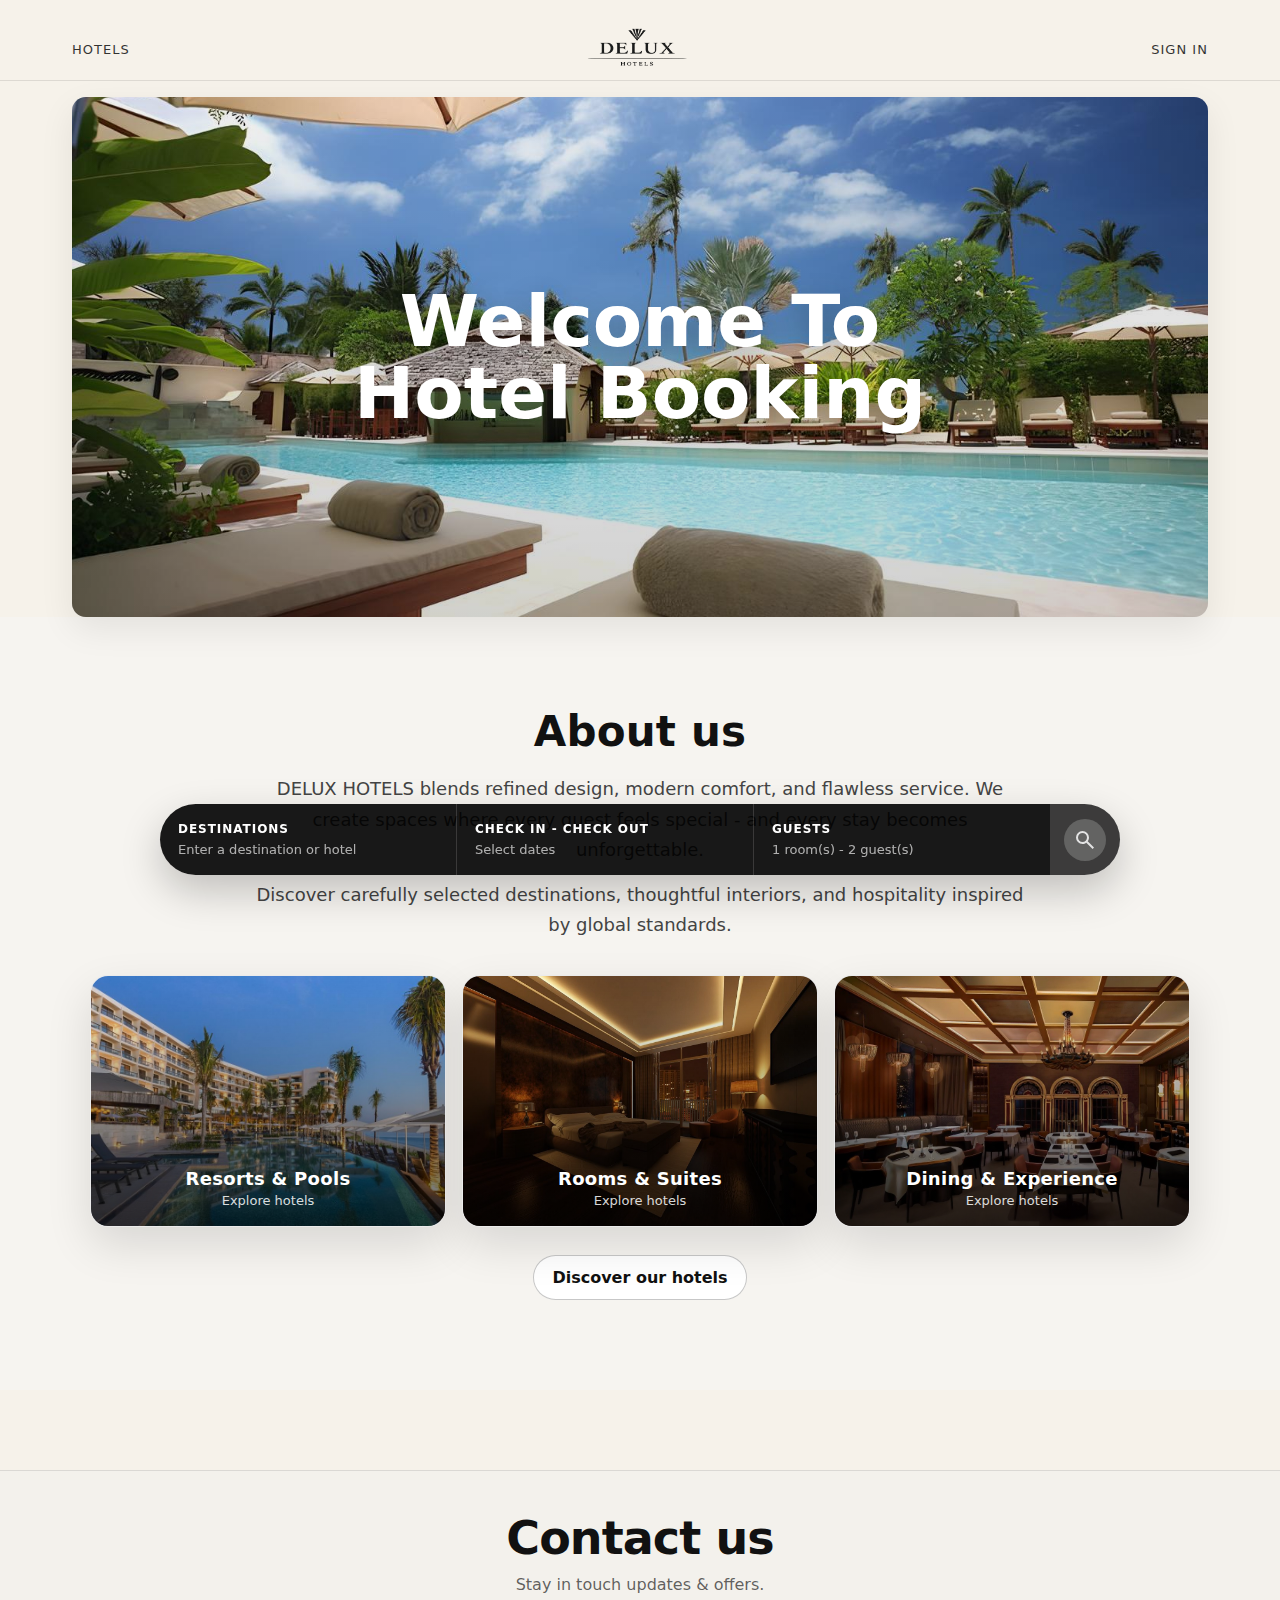
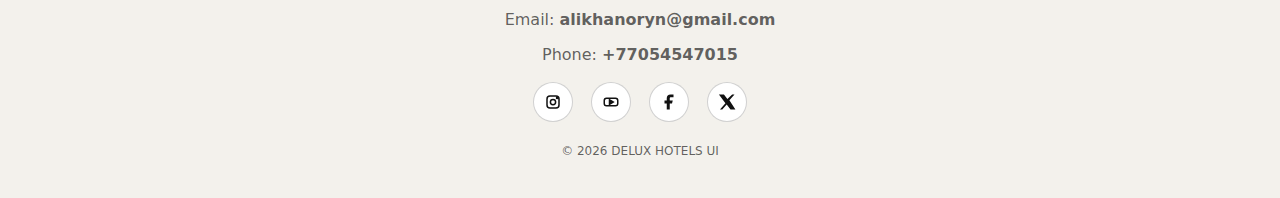
<file: src/public/index.html>
<!doctype html>
<html lang="ru">
<head>
  <meta charset="utf-8"/>
  <meta name="viewport" content="width=device-width,initial-scale=1"/>
  <title>Hotel Booking</title>
  <link rel="stylesheet" href="./styles.css"/>
</head>
<body>

<!-- NAVBAR -->
<header class="navbar">
  <div class="navbar-inner">
    <div class="nav-left">
      <a class="nav-link" href="./hotels.html">Hotels</a>
    </div>

    <div class="brand">
      <img class="brand-logo" src="./images/delux_l.png" alt="Delux Hotels">
    </div>

    <div class="nav-right">
      <a class="nav-link nav-user" href="./profile.html" style="display:none;">Profile</a>
      <a class="nav-link nav-user" href="./my-bookings.html" style="display:none;">My bookings</a>
      <a class="nav-link nav-admin" href="./admin-hotels.html" style="display:none;">Admin hotels</a>
      <a class="nav-link nav-admin" href="./admin-rooms.html" style="display:none;">Admin rooms</a>

      <a class="nav-link nav-guest" href="#" id="openAuth">Sign in</a>
      <button class="icon-btn nav-logout" style="display:none;" title="Logout">⎋</button>
    </div>
  </div>
</header>

<!-- HERO -->
<section class="hero">
  <div class="hero-card">
    <img src="images/hero.JPG" alt="Hero"/>
    <div class="hero-overlay">
      <div class="hero-title">
        <span>Welcome To</span>
        <span>Hotel Booking</span>
      </div>
    </div>
  </div>

  <!-- STICKY SEARCH -->
  <div class="search-wrap">
    <div class="search-bar">
      <div class="search-pill">

        <div class="segment" id="segDest">
          <div class="seg-title">Destinations</div>
          <div class="seg-sub" id="destSub">Enter a destination or hotel</div>
        </div>

        <div class="segment" id="segDates">
          <div class="seg-title">Check in - Check out</div>
          <div class="seg-sub" id="datesSub">Select dates</div>
        </div>

        <div class="segment" id="segGuests">
          <div class="seg-title">Guests</div>
          <div class="seg-sub" id="guestsSub">1 room(s) - 2 guest(s)</div>
        </div>
        <div class="search-btn" id="btnSearch" title="Search">
          <div class="circle" aria-hidden="true">
            <svg xmlns="http://www.w3.org/2000/svg" height="24px" viewBox="0 -960 960 960" width="24px" fill="#e3e3e3">
              <path d="M784-120 532-372q-30 24-69 38t-83 14q-109 0-184.5-75.5T120-580q0-109 75.5-184.5T380-840q109 0 184.5 75.5T640-580q0 44-14 83t-38 69l252 252-56 56ZM380-400q75 0 127.5-52.5T560-580q0-75-52.5-127.5T380-760q-75 0-127.5 52.5T200-580q0 75 52.5 127.5T380-400Z"/>
            </svg>
          </div>
        </div>
      </div>
    </div>
  </div>
</section>

<!-- ===== Modals ===== -->

<!-- DESTINATION modal (simple) -->
<div class="modal" id="mDest">
  <div class="modal-card">
    <div class="modal-head">
      <b>Destinations</b>
      <button class="modal-close" data-close="mDest">✕</button>
    </div>
    <div class="modal-body">
      <input id="destInput" placeholder="City or hotel name..." style="width:100%; padding:14px 12px; border-radius:10px; border:1px solid var(--line);"/>
      <div style="margin-top:10px; color: var(--muted); font-size: 13px;">
        Tip: Enter a city or hotel name. For example: "Almaty", "Comfort Inn", etc.
      </div>
    </div>
  </div>
</div>

<!-- CALENDAR modal (как на фото) -->
<div class="modal" id="mDates">
  <div class="modal-card">
    <div class="modal-head">
      <b>Choose dates</b>
      <button class="modal-close" data-close="mDates">✕</button>
    </div>
    <div class="modal-body">
      <div class="cal-grid">
        <div class="cal" id="cal1"></div>
        <div class="cal" id="cal2"></div>
      </div>
      <div style="margin-top:14px; display:flex; gap:10px; justify-content:flex-end;">
        <button class="icon-btn" id="btnClearDates" title="Clear">⟲</button>
        <button class="icon-btn" id="btnApplyDates" title="Apply">✓</button>
      </div>
    </div>
  </div>
</div>

<!-- GUESTS modal -->
<div class="modal" id="mGuests">
  <div class="modal-card" style="max-width:720px;">
    <div class="modal-head">
      <b>Guests</b>
      <button class="modal-close" data-close="mGuests">✕</button>
    </div>
    <div class="modal-body">
      <div class="guests">
        <div class="g-row">
          <div>
            <b>Adult(s)</b><div style="color:var(--muted);font-size:13px;">Age 12+</div>
          </div>
          <div class="counter">
            <button class="c-btn" id="adMinus">−</button>
            <b id="adVal">2</b>
            <button class="c-btn" id="adPlus">+</button>
          </div>
        </div>

        <div class="g-row">
          <div>
            <b>Child(ren)</b><div style="color:var(--muted);font-size:13px;">Age 0–11</div>
          </div>
          <div class="counter">
            <button class="c-btn" id="chMinus">−</button>
            <b id="chVal">0</b>
            <button class="c-btn" id="chPlus">+</button>
          </div>
        </div>
      </div>

      <div style="margin-top:14px; display:flex; gap:10px; justify-content:flex-end;">
        <button class="icon-btn" id="btnApplyGuests" title="Apply">✓</button>
      </div>
    </div>
  </div>
</div>

<!-- AUTH modal (login/register in one popup) -->
<div class="modal auth-modal" id="mAuth">
  <div class="modal-card" style="max-width:520px;">
    <div class="modal-head">
      <b id="authTitle">Sign in</b>
      <button class="modal-close" data-close="mAuth">✕</button>
    </div>
    <div class="modal-body">
      <div style="display:flex; gap:8px; margin-bottom:14px;">
        <button id="tabLogin" class="icon-btn" type="button">Login</button>
        <button id="tabRegister" class="icon-btn" type="button">Register</button>
      </div>

      <form id="formLogin" style="display:block; display:grid; gap:10px;">
        <input id="loginEmail" type="email" placeholder="Email" required/>
        <input id="loginPassword" type="password" placeholder="Password" required/>
        <button type="submit" class="btn-pill primary">Login</button>
      </form>

      <form id="formRegister" style="display:none; display:grid; gap:10px;">
        <input id="regFullName" type="text" placeholder="Full name" required/>
        <input id="regEmail" type="email" placeholder="Email" required/>
        <input id="regPassword" type="password" placeholder="Password (min 6)" minlength="6" required/>
        <input id="regAdminSecret" type="text" placeholder="Admin secret (optional)"/>
        <button type="submit" class="btn-pill primary">Create account</button>
      </form>

      <div id="authError" class="alert" style="display:none; margin-top:10px;"></div>
    </div>
  </div>
</div>
<section class="about-wrap" id="about">
  <div class="about-inner">
    <h2 class="about-title">About us</h2>
    <p class="about-text">
      DELUX HOTELS blends refined design, modern comfort, and flawless service.
      We create spaces where every guest feels special - and every stay becomes unforgettable.
    </p>
    <p class="about-text">
      Discover carefully selected destinations, thoughtful interiors, and hospitality inspired by global standards.
    </p>

    <div class="about-grid">
      <!-- Card 1 -->
      <a class="about-card" href="./hotels.html">
        <img
          src="./images/pool.JPG"
          alt="Luxury pool"
          loading="lazy"
        />
        <div class="about-card-overlay">
          <div class="about-card-title">Resorts & Pools</div>
          <div class="about-card-sub">Explore hotels</div>
        </div>
      </a>

      <!-- Card 2 -->
      <a class="about-card" href="./hotels.html">
        <img
          src="./images/room.JPG"
          alt="Luxury room"
          loading="lazy"
        />
        <div class="about-card-overlay">
          <div class="about-card-title">Rooms & Suites</div>
          <div class="about-card-sub">Explore hotels</div>
        </div>
      </a>

      <!-- Card 3 -->
      <a class="about-card" href="./hotels.html">
        <img
          src="./images/dining.JPG"
          alt="Dining"
          loading="lazy"
        />
        <div class="about-card-overlay">
          <div class="about-card-title">Dining & Experience</div>
          <div class="about-card-sub">Explore hotels</div>
        </div>
      </a>
    </div>

    <div class="about-cta">
      <a class="about-btn" href="./hotels.html">Discover our hotels</a>
    </div>
  </div>
</section>

<!-- FOOTER -->
<footer class="footer" id="about">
  <h2>Contact us</h2>
  <p>Stay in touch  updates & offers.</p>
  <p>Email: <b>alikhanoryn@gmail.com</b></p>
  <p>Phone: <b>+77054547015</b></p>

  <div class="socials">
    <a href="#" title="Instagram" aria-label="Instagram">
      <svg viewBox="0 0 24 24" fill="none" stroke="currentColor" stroke-width="2">
        <rect x="4" y="4" width="16" height="16" rx="4"></rect>
        <circle cx="12" cy="12" r="3.5"></circle>
        <circle cx="17.5" cy="6.5" r="0.8" fill="currentColor"></circle>
      </svg>
    </a>
    <a href="#" title="YouTube" aria-label="YouTube">
      <svg viewBox="0 0 24 24" fill="none" stroke="currentColor" stroke-width="2">
        <path d="M10 15l5-3-5-3v6z" fill="currentColor"></path>
        <rect x="3" y="7" width="18" height="10" rx="3"></rect>
      </svg>
    </a>
    <a href="#" title="Facebook" aria-label="Facebook">
      <svg viewBox="0 0 24 24" fill="currentColor">
        <path d="M13 22v-8h3l1-4h-4V7.5c0-1.1.3-1.8 1.9-1.8H18V2.1C17.4 2 15.9 2 14.2 2 10.7 2 9 4.1 9 7.1V10H6v4h3v8h4z"/>
      </svg>
    </a>
    <a href="#" title="X" aria-label="X">
      <svg viewBox="0 0 24 24" fill="currentColor">
        <path d="M18.9 2H22l-6.8 7.8L23.2 22h-6.5l-5.1-6.6L5.7 22H2.6l7.3-8.4L1.2 2h6.7l4.6 6 6.4-6z"/>
      </svg>
    </a>
  </div>

  <div class="copy">© 2026 DELUX HOTELS UI</div>
</footer>

<div id="toast" class="toast hidden"></div>

<script src="./api.js"></script>
<script src="./nav-auth.js"></script>
<script>
/* ===== role nav ===== */
/* ===== modal helpers ===== */
function openM(id){ document.getElementById(id).classList.add("open"); }
function closeM(id){ document.getElementById(id).classList.remove("open"); }

document.querySelectorAll("[data-close]").forEach(btn=>{
  btn.addEventListener("click", ()=> closeM(btn.dataset.close));
});
document.querySelectorAll(".modal").forEach(m=>{
  m.addEventListener("click", (e)=>{ if(e.target === m) m.classList.remove("open"); });
});

/* ===== Search state ===== */
let state = {
  destination: "",
  checkIn: null,
  checkOut: null,
  adults: 2,
  children: 0
};

const destSub = document.getElementById("destSub");
const datesSub = document.getElementById("datesSub");
const guestsSub = document.getElementById("guestsSub");

function fmt(d){
  const x = new Date(d);
  const mm = String(x.getMonth()+1).padStart(2,"0");
  const dd = String(x.getDate()).padStart(2,"0");
  return `${dd}.${mm}.${x.getFullYear()}`;
}

function syncUI(){
  destSub.textContent = state.destination ? state.destination : "Enter a destination or hotel";
  if (state.checkIn && state.checkOut){
    datesSub.textContent = `${fmt(state.checkIn)} → ${fmt(state.checkOut)}`;
  } else {
    datesSub.textContent = "Select dates";
  }
  const guests = state.adults + state.children;
  guestsSub.textContent = `1 room(s) - ${guests} guest(s)`;
}
syncUI();

/* ===== Segments open ===== */
document.getElementById("segDest").onclick = () => {
  openM("mDest");
  const input = document.getElementById("destInput");
  input.value = state.destination || "";
  setTimeout(()=>input.focus(), 50);
};
document.getElementById("segDates").onclick = () => openM("mDates");
document.getElementById("segGuests").onclick = () => openM("mGuests");
// no special rates segment

/* ===== Destination apply on typing (simple) ===== */
document.getElementById("destInput").addEventListener("input", (e)=>{
  state.destination = e.target.value.trim();
  syncUI();
});

/* ===== Guests ===== */
const adVal = document.getElementById("adVal");
const chVal = document.getElementById("chVal");

function syncGuests(){
  adVal.textContent = String(state.adults);
  chVal.textContent = String(state.children);
  document.getElementById("adMinus").disabled = state.adults <= 1;
  document.getElementById("chMinus").disabled = state.children <= 0;
}
syncGuests();

document.getElementById("adMinus").onclick = ()=>{ state.adults = Math.max(1, state.adults-1); syncGuests(); };
document.getElementById("adPlus").onclick  = ()=>{ state.adults = Math.min(10, state.adults+1); syncGuests(); };

document.getElementById("chMinus").onclick = ()=>{ state.children = Math.max(0, state.children-1); syncGuests(); };
document.getElementById("chPlus").onclick  = ()=>{ state.children = Math.min(10, state.children+1); syncGuests(); };

document.getElementById("btnApplyGuests").onclick = ()=>{
  closeM("mGuests");
  syncUI();
};

/* ===== Calendar (2 months, click to select start/end) ===== */
let pickStage = 0; // 0 start, 1 end

function monthName(m){
  return ["January","February","March","April","May","June","July","August","September","October","November","December"][m];
}

function buildCalendar(containerId, year, month){
  const el = document.getElementById(containerId);
  const first = new Date(year, month, 1);
  const startDay = (first.getDay()+6)%7; // Mon=0
  const daysInMonth = new Date(year, month+1, 0).getDate();

  const weeks = [];
  let day = 1 - startDay;
  for(let w=0; w<6; w++){
    const row = [];
    for(let i=0; i<7; i++){
      row.push(day);
      day++;
    }
    weeks.push(row);
  }

  const title = `
    <div class="cal-title">
      <span>${monthName(month)} <span style="font-weight:500;opacity:.7">${year}</span></span>
      <span style="opacity:.6">›</span>
    </div>
  `;

  const head = `
    <table class="cal-table">
      <thead>
        <tr>
          <th>Mon</th><th>Tue</th><th>Wed</th><th>Thu</th><th>Fri</th><th>Sat</th><th>Sun</th>
        </tr>
      </thead>
      <tbody>
      ${weeks.map(r=>`
        <tr>
          ${r.map(n=>{
            const inMonth = n>=1 && n<=daysInMonth;
            if(!inMonth) return `<td class="disabled">${""}</td>`;
            const date = new Date(year, month, n);
            const iso = date.toISOString();
            const sel =
              (state.checkIn && new Date(state.checkIn).toDateString()===date.toDateString()) ||
              (state.checkOut && new Date(state.checkOut).toDateString()===date.toDateString());
            return `<td data-iso="${iso}" class="${sel ? "sel": ""}">${n}</td>`;
          }).join("")}
        </tr>
      `).join("")}
      </tbody>
    </table>
  `;

  el.innerHTML = title + head;

  el.querySelectorAll("td[data-iso]").forEach(td=>{
    td.addEventListener("click", ()=>{
      const iso = td.dataset.iso;
      if (pickStage === 0){
        state.checkIn = iso;
        state.checkOut = null;
        pickStage = 1;
      } else {
        const inD = new Date(state.checkIn);
        const outD = new Date(iso);
        if (outD <= inD){
          // если выбрали раньше — считаем это новым checkIn
          state.checkIn = iso;
          state.checkOut = null;
          pickStage = 1;
        } else {
          state.checkOut = iso;
          pickStage = 0;
        }
      }
      renderCalendars();
      syncUI();
    });
  });
}

function renderCalendars(){
  const now = new Date();
  const y = now.getFullYear();
  const m = now.getMonth();

  buildCalendar("cal1", y, m);
  buildCalendar("cal2", y, (m+1)%12);

  // если месяц перелистнулся на январь — год нужен +1 (упрощенно):
  // (если хочешь идеально — скажи, сделаю полный)
}

document.getElementById("btnClearDates").onclick = ()=>{
  state.checkIn = null;
  state.checkOut = null;
  pickStage = 0;
  renderCalendars();
  syncUI();
};

document.getElementById("btnApplyDates").onclick = ()=>{
  closeM("mDates");
  syncUI();
};

renderCalendars();

/* ===== Search action =====
   If we can find exact one hotel by destination – go directly to its rooms.
   Otherwise save search and go to hotels page.
*/
document.getElementById("btnSearch").onclick = async ()=>{
  if (!state.destination){
    showToast("Please enter a destination.", "error");
    return;
  }
  if (!state.checkIn || !state.checkOut){
    showToast("Please select check-in and check-out dates.", "error");
    return;
  }

  const search = {
    destination: state.destination,
    checkIn: state.checkIn,
    checkOut: state.checkOut,
    adults: state.adults,
    children: state.children
  };
  sessionStorage.setItem("search", JSON.stringify(search));

  try{
    const hotels = await api("/api/hotels" + qs({ q: state.destination }));
    if (Array.isArray(hotels) && hotels.length === 1){
      const h = hotels[0];
      const url = "./hotel.html?hotelId=" +
        encodeURIComponent(h._id) +
        "&checkIn=" + encodeURIComponent(search.checkIn) +
        "&checkOut=" + encodeURIComponent(search.checkOut);
      location.href = url;
    } else {
      location.href = "./hotels.html";
    }
  } catch(e){
    location.href = "./hotels.html";
  }
};

/* ===== Auth popup on home ===== */
const mAuth = document.getElementById("mAuth");
const formLogin = document.getElementById("formLogin");
const formRegister = document.getElementById("formRegister");
const tabLogin = document.getElementById("tabLogin");
const tabRegister = document.getElementById("tabRegister");
const authTitle = document.getElementById("authTitle");
const authError = document.getElementById("authError");

function openAuth(mode){
  openM("mAuth");
  setAuthMode(mode || "login");
}

function setAuthMode(mode){
  const isLogin = mode === "login";
  authTitle.textContent = isLogin ? "Sign in" : "Create account";
  formLogin.style.display = isLogin ? "grid" : "none";
  formRegister.style.display = isLogin ? "none" : "grid";
}

document.getElementById("openAuth").addEventListener("click", (e)=>{
  e.preventDefault();
  openAuth("login");
});

tabLogin.addEventListener("click", ()=> setAuthMode("login"));
tabRegister.addEventListener("click", ()=> setAuthMode("register"));

function setAuthError(msg){
  if (!msg){
    authError.style.display = "none";
    authError.textContent = "";
    return;
  }
  authError.style.display = "block";
  authError.textContent = msg;
}

formLogin.addEventListener("submit", async (e)=>{
  e.preventDefault();
  setAuthError("");
  try{
    const body = {
      email: document.getElementById("loginEmail").value.trim(),
      password: document.getElementById("loginPassword").value
    };
    const res = await api("/auth/login", { method:"POST", body });
    if (res?.token){
      sessionStorage.setItem("token", res.token);
      closeM("mAuth");
      location.reload();
    }
  } catch(err){
    setAuthError(err.message);
  }
});

formRegister.addEventListener("submit", async (e)=>{
  e.preventDefault();
  setAuthError("");
  try{
    const fullName = document.getElementById("regFullName").value.trim();
    const email = document.getElementById("regEmail").value.trim();
    const password = document.getElementById("regPassword").value;
    const adminSecret = document.getElementById("regAdminSecret").value.trim();
    if (!fullName || !email || !password){
      throw new Error("Fill full name, email and password");
    }
    const isAdmin = !!adminSecret;
    const path = isAdmin ? "/auth/register-admin" : "/auth/register";
    const body = isAdmin
      ? { fullName, email, password, adminSecret }
      : { fullName, email, password };
    const res = await api(path, { method:"POST", body });
    if (res?.token){
      sessionStorage.setItem("token", res.token);
      closeM("mAuth");
      location.reload();
    }
  } catch(err){
    setAuthError(err.message);
  }
});

// auto-open auth if some page asked for it
(function maybeOpenAuthFromRedirect(){
  const mode = sessionStorage.getItem("openAuth");
  if (mode){
    sessionStorage.removeItem("openAuth");
    openAuth(mode === "register" ? "register" : "login");
  }
})();
</script>

</body>
</html>
</file>
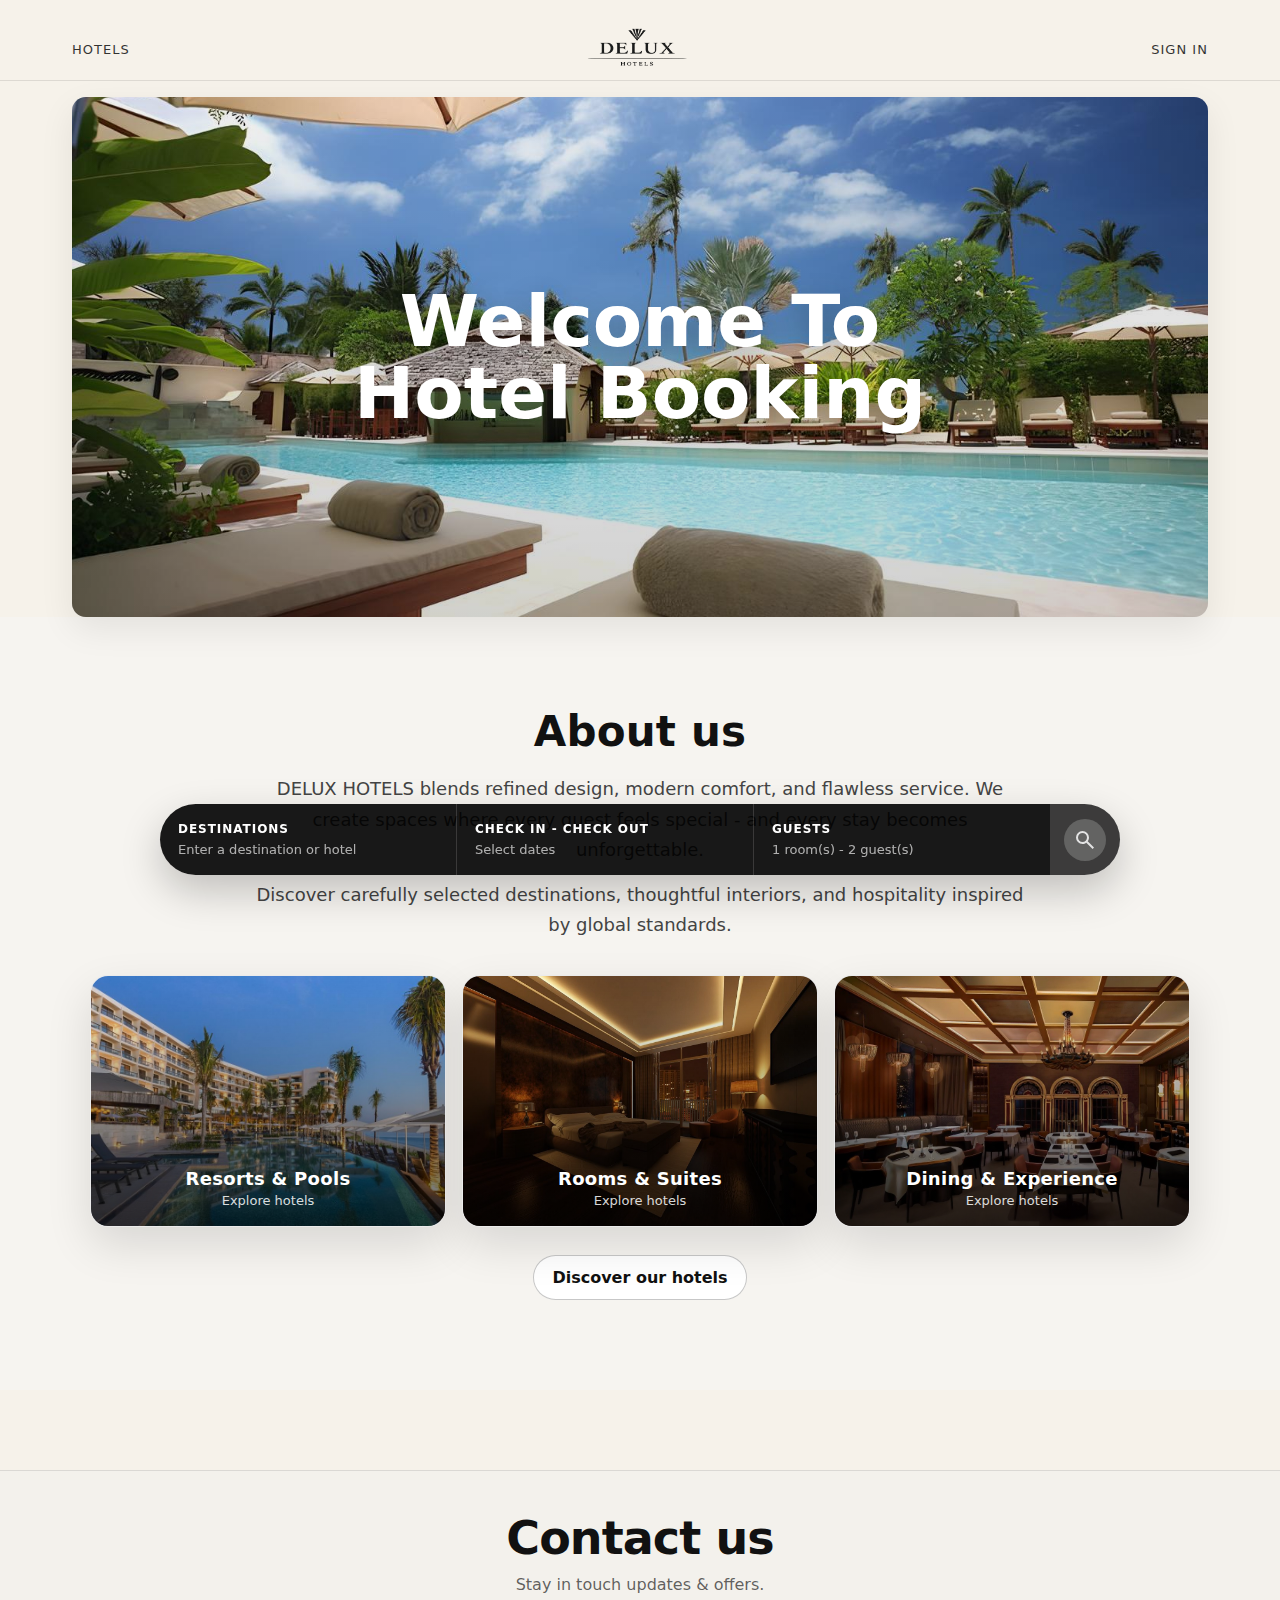
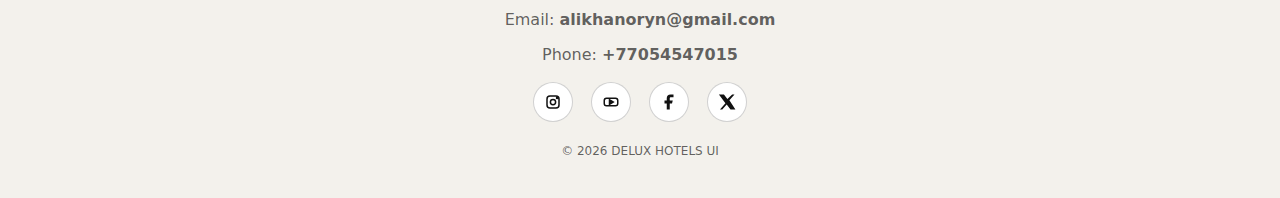
<file: src/public/admin-hotels.html>
<!doctype html>
<html lang="ru">
<head>
  <meta charset="utf-8"/>
  <meta name="viewport" content="width=device-width,initial-scale=1"/>
  <title>Admin Hotels</title>
  <link rel="stylesheet" href="./styles.css"/>
</head>
<body>

<header class="navbar">
  <div class="navbar-inner">
    <div class="nav-left">
      <a class="nav-link" href="./index.html">Home</a>
      <a class="nav-link" href="./hotels.html">Hotels</a>
    </div>
    <div class="brand">
      <img class="brand-logo" src="./images/delux_l.png" alt="Delux Hotels">
    </div>
    <div class="nav-right">
      <a class="nav-link nav-admin" href="./admin-hotels.html" style="display:none;">Admin hotels</a>
      <a class="nav-link nav-admin" href="./admin-rooms.html" style="display:none;">Admin rooms</a>
      <button class="icon-btn nav-logout" style="display:none;" title="Logout">⎋</button>
    </div>
  </div>
</header>

<div class="container">
  <div class="grid2">
    <div class="card">
      <h1 class="h">Hotels</h1>
      <div id="error"></div>
      <div class="grid" id="list"></div>
    </div>

    <div class="card">
      <h2 class="h" id="formTitle">Add hotel</h2>
      <div class="small">PUT используется для полного обновления.</div>
      <div class="hr"></div>

      <form id="form" class="grid">
        <input id="name" placeholder="name" required/>
        <input id="city" placeholder="city" required/>
        <input id="address" placeholder="address" required/>
        <textarea id="description" placeholder="description"></textarea>
        <input id="rating" type="number" placeholder="rating" value="0"/>

        <div class="row">
          <button type="submit" id="btnSave">Save</button>
          <button type="button" class="secondary" id="btnCancel" style="display:none">Cancel</button>
        </div>
        <div class="small" id="status"></div>
      </form>
    </div>
  </div>
  </div>
</div>

<script src="./api.js"></script>
<script src="./nav-auth.js"></script>
<script>

const token = sessionStorage.getItem("token");
if (!token) location.href = "./index.html";

const payload = JSON.parse(atob(token.split(".")[1]));
if (payload.role !== "ADMIN") {
  alert("Access denied");
  location.href = "./index.html";
}

const $ = (id) => document.getElementById(id);

let editingId = null;

function showError(msg) {
  $("error").innerHTML = msg
    ? `<div class="alert">${msg}</div>`
    : "";
}

function escapeHtml(s) {
  return String(s).replace(/[&<>"']/g, (m) =>
    ({
      "&": "&amp;",
      "<": "&lt;",
      ">": "&gt;",
      '"': "&quot;",
      "'": "&#039;"
    }[m])
  );
}

function getFormPayload() {
  return {
    name: $("name").value.trim(),
    city: $("city").value.trim(),
    address: $("address").value.trim(),
    description: $("description").value.trim(),
    rating: Number($("rating").value || 0)
  };
}

function fillForm(h) {
  $("name").value = h.name || "";
  $("city").value = h.city || "";
  $("address").value = h.address || "";
  $("description").value = h.description || "";
  $("rating").value = h.rating ?? 0;
}

function resetForm() {
  editingId = null;
  $("formTitle").textContent = "Add hotel";
  $("btnCancel").style.display = "none";
  fillForm({ name: "", city: "", address: "", description: "", rating: 0 });
}


async function loadHotels() {
  try {
    $("status").textContent = "Loading...";
    showError("");

    const hotels = await api("/api/hotels");

    $("list").innerHTML =
      (hotels || [])
        .map(
          (h) => `
      <div class="card item">
        <div>
          <h3>${escapeHtml(h.name)}</h3>
          <div class="meta">${escapeHtml(h.city)} • ${escapeHtml(h.address)}</div>

          <div class="pills">
            <span class="pill">rating: ${h.rating ?? 0}</span>
            <span class="pill">id: ${escapeHtml(h._id)}</span>
          </div>
        </div>

        <div class="row">
          <button class="secondary"
            onclick='edit(${JSON.stringify(h).replace(/'/g, "&#039;")})'>
              Edit
          </button>
          <button class="danger"
            onclick='del("${h._id}")'>
              Delete
          </button>
        </div>
      </div>
    `
        )
        .join("") || `<div class="small">No hotels.</div>`;

    $("status").textContent = `${(hotels || []).length} hotels`;
  } catch (e) {
    showError(e.message);
  }
}

window.edit = (hotel) => {
  editingId = hotel._id;
  $("formTitle").textContent = "Edit hotel";
  $("btnCancel").style.display = "inline-block";
  fillForm(hotel);
};

window.del = async (id) => {
  if (!confirm("Delete hotel?")) return;

  try {
    await api("/api/hotels/" + encodeURIComponent(id), {
      method: "DELETE"
    });
    await loadHotels();
    if (editingId === id) resetForm();
  } catch (e) {
    showError(e.message);
  }
};

$("btnCancel").onclick = resetForm;


$("form").onsubmit = async (e) => {
  e.preventDefault();
  showError("");

  try {
    const body = getFormPayload();

    if (!body.name || !body.city || !body.address) {
      throw new Error("name, city and address are required");
    }

    if (editingId) {
      await api("/api/hotels/" + encodeURIComponent(editingId), {
        method: "PUT",
        body
      });
    } else {
      await api("/api/hotels", {
        method: "POST",
        body
      });
    }

    resetForm();
    await loadHotels();
  } catch (e) {
    showError(e.message);
  }
};

loadHotels();
</script>
</file>
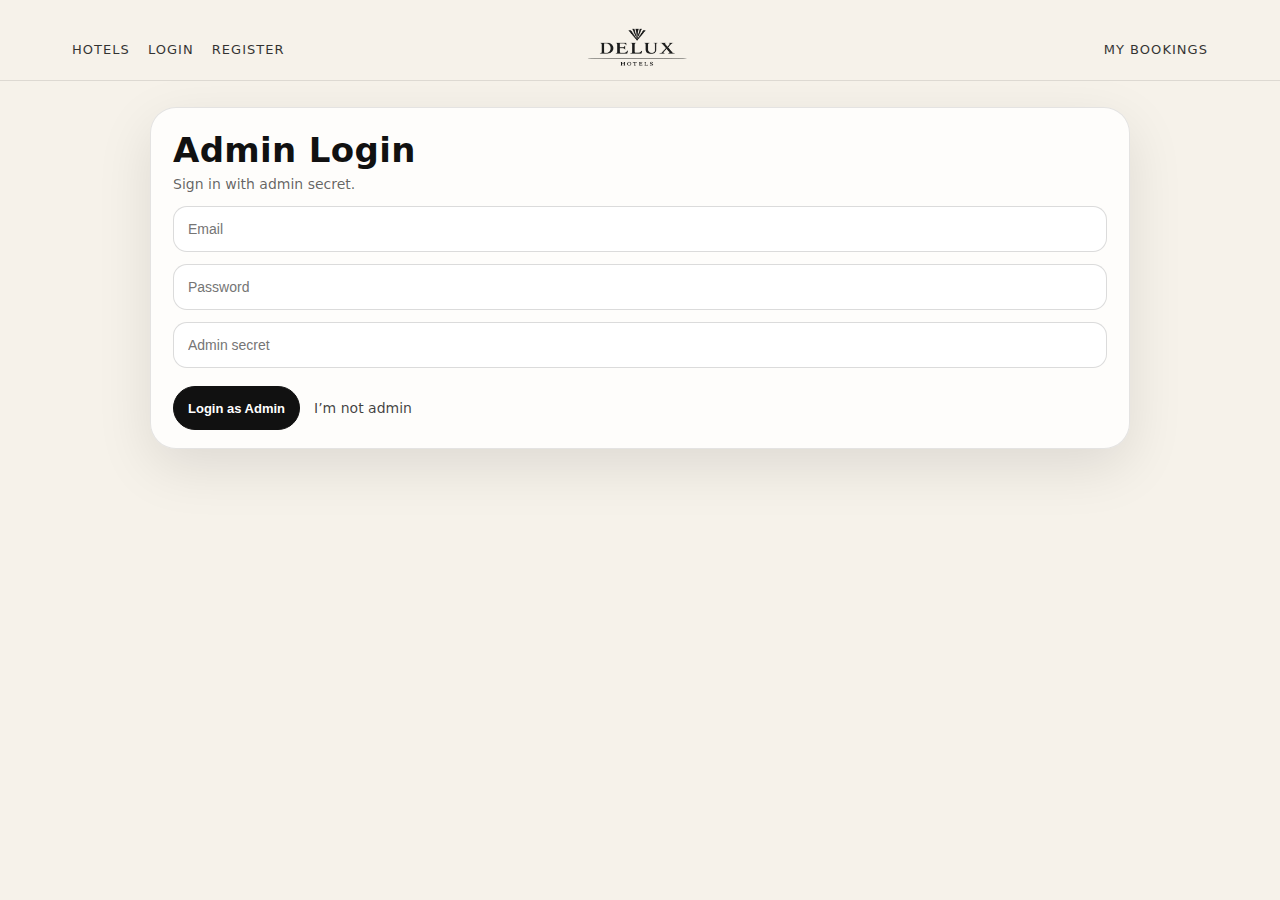
<file: src/public/admin-login.html>
<!doctype html>
<html lang="en">
<head>
  <meta charset="utf-8"/>
  <meta name="viewport" content="width=device-width,initial-scale=1"/>
  <title>Admin Login — DELUX</title>
  <link rel="stylesheet" href="./styles.css"/>
  <script src="./api.js"></script>
</head>
<body>

<header class="navbar">
  <div class="navbar-inner">
    <div class="nav-left">
      <a class="nav-link" href="./index.html">Hotels</a>
      <a class="nav-link" href="./login.html">Login</a>
      <a class="nav-link" href="./register.html">Register</a>
    </div>

    <div class="brand">
      <img class="brand-logo" src="./images/delux_l.png" alt="Delux Hotels">
    </div>

    <div class="nav-right">
      <a class="nav-link" href="./my-bookings.html">My bookings</a>
    </div>
  </div>
</header>

<main class="auth-page">
  <div class="auth-card">
    <div class="auth-title">Admin Login</div>
    <div class="auth-sub">Sign in with admin secret.</div>

    <div id="adminErr" class="alert hidden"></div>

    <div class="auth-form">
      <input id="email" placeholder="Email" autocomplete="username"/>
      <input id="password" type="password" placeholder="Password" autocomplete="current-password"/>
      <input id="secret" placeholder="Admin secret"/>

      <div class="auth-actions">
        <button class="btn-pill primary" id="adminLoginBtn">Login as Admin</button>
        <a class="btn-link" href="./login.html">I’m not admin</a>
      </div>
    </div>
  </div>
</main>

<script>
  const errBox = document.getElementById("adminErr");

  function showErr(msg){
    errBox.textContent = msg;
    errBox.classList.toggle("hidden", !msg);
  }

  document.getElementById("adminLoginBtn").onclick = async () => {
    try {
      showErr("");

      const email = document.getElementById("email").value.trim();
      const password = document.getElementById("password").value;
      const adminSecret = document.getElementById("secret").value.trim();

      if (!email || !password || !adminSecret) {
        throw new Error("Fill email, password and admin secret");
      }

      const path = "/auth/admin-login";

      const res = await api(path, {
        method: "POST",
        body: { email, password, adminSecret }
      });

      if (!res?.token) throw new Error("No token returned");

      sessionStorage.setItem("token", res.token);
      location.href = "./admin-hotels.html";
    } catch (e) {
      showErr(e.message);
    }
  };
</script>

</body>
</html>
</file>
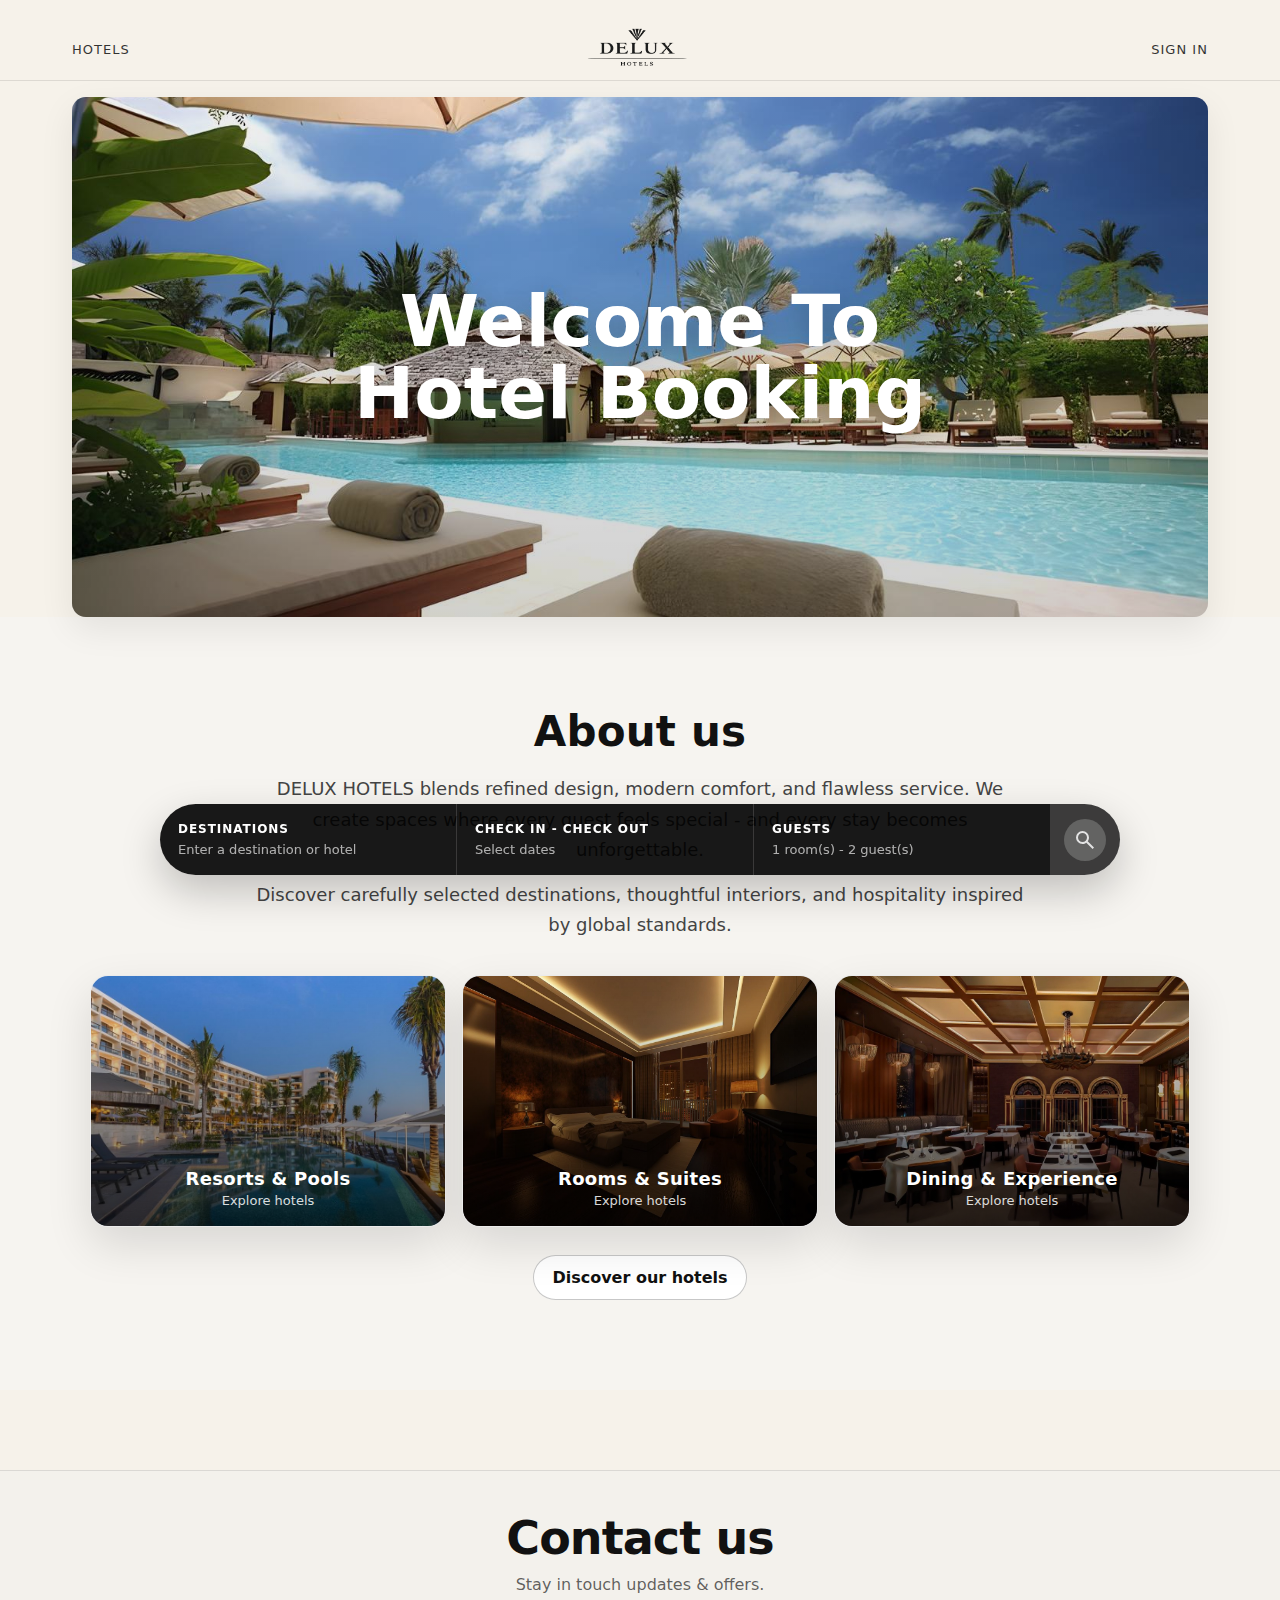
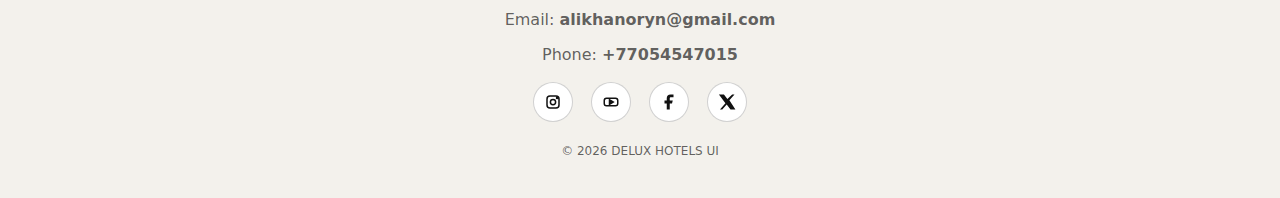
<file: src/public/admin-rooms.html>
<!doctype html>
<html lang="ru">
<head>
  <meta charset="utf-8"/>
  <meta name="viewport" content="width=device-width,initial-scale=1"/>
  <title>Admin Rooms</title>
  <link rel="stylesheet" href="./styles.css"/>
</head>
<body>

<header class="navbar">
  <div class="navbar-inner">
    <div class="nav-left">
      <a class="nav-link" href="./index.html">Home</a>
      <a class="nav-link" href="./hotels.html">Hotels</a>
    </div>
    <div class="brand">
      <img class="brand-logo" src="./images/delux_l.png" alt="Delux Hotels">
    </div>
    <div class="nav-right">
      <a class="nav-link nav-admin" href="./admin-hotels.html" style="display:none;">Admin hotels</a>
      <a class="nav-link nav-admin" href="./admin-rooms.html" style="display:none;">Admin rooms</a>
      <button class="icon-btn nav-logout" style="display:none;" title="Logout">⎋</button>
    </div>
  </div>
</header>

<div class="container">
  <div class="grid2">
    <div class="card">
      <h1 class="h">Rooms</h1>

      <div class="row">
        <select id="filterHotel">
          <option value="">All hotels</option>
        </select>
        <button id="btnFilter" class="secondary">Apply</button>
        <span class="small" id="status"></span>
      </div>

      <div class="hr"></div>
      <div id="error"></div>
      <div class="grid" id="list"></div>
    </div>

    <div class="card">
      <h2 class="h" id="formTitle">Add room</h2>
      <div class="small">Amenities: через запятую. Toggle active = PATCH.</div>
      <div class="hr"></div>

      <form id="form" class="grid">
        <select id="hotelId" required>
          <option value="">Select hotel (required)</option>
        </select>
        <input id="roomNumber" placeholder="roomNumber" required/>
        <input id="type" placeholder="type" required/>
        <input id="pricePerNight" type="number" placeholder="pricePerNight" value="0" required/>
        <input id="amenities" placeholder="amenities (wifi,tv,...)"/>
        <label class="row small">
          <input id="isActive" type="checkbox" checked/> isActive
        </label>

        <div class="row">
          <button type="submit" id="btnSave">Save</button>
          <button type="button" class="secondary" id="btnCancel" style="display:none">Cancel</button>
        </div>
      </form>
    </div>
  </div>
  </div>
</div>

<script src="./api.js"></script>
<script src="./nav-auth.js"></script>
<script>
const token = sessionStorage.getItem("token");
if (!token) location.href = "./index.html";

const payload = JSON.parse(atob(token.split(".")[1]));
if (payload.role !== "ADMIN") {
  alert("Access denied");
  location.href = "./index.html";
}

const $ = (id) => document.getElementById(id);
let editingId = null;

function showError(msg) {
  $("error").innerHTML = msg ? `<div class="alert">${msg}</div>` : "";
}

function escapeHtml(s) {
  return String(s).replace(/[&<>"']/g, (m) => ({
    "&": "&amp;",
    "<": "&lt;",
    ">": "&gt;",
    '"': "&quot;",
    "'": "&#039;"
  }[m]));
}

function parseAmenities(text) {
  return (text || "")
    .split(",")
    .map((s) => s.trim())
    .filter(Boolean);
}

function formPayload() {
  return {
    hotelId: $("hotelId").value,
    roomNumber: $("roomNumber").value.trim(),
    type: $("type").value.trim(),
    pricePerNight: Number($("pricePerNight").value || 0),
    amenities: parseAmenities($("amenities").value),
    isActive: $("isActive").checked
  };
}

function fillForm(r) {
  $("hotelId").value = r.hotelId || "";
  $("roomNumber").value = r.roomNumber || "";
  $("type").value = r.type || "";
  $("pricePerNight").value = r.pricePerNight ?? 0;
  $("amenities").value = (r.amenities || []).join(", ");
  $("isActive").checked = !!r.isActive;
}

function resetForm() {
  editingId = null;
  $("formTitle").textContent = "Add room";
  $("btnCancel").style.display = "none";
  fillForm({ hotelId: "", roomNumber: "", type: "", pricePerNight: 0, amenities: [], isActive: true });
}

async function loadHotelsForSelects() {
  const hotels = await api("/api/hotels");
  const options = (hotels || [])
    .map((h) => `<option value="${h._id}">${escapeHtml(h.name)} (${escapeHtml(h.city)})</option>`)
    .join("");

  $("hotelId").innerHTML = `<option value="">Select hotel (required)</option>` + options;
  $("filterHotel").innerHTML = `<option value="">All hotels</option>` + options;
}

async function loadRooms() {
  showError("");
  $("status").textContent = "Loading...";

  const hotelId = $("filterHotel").value || undefined;
  const rooms = await api("/api/rooms" + qs({ hotelId }));

  $("list").innerHTML =
    (rooms || [])
      .map(
        (r) => `
    <div class="card item">
      <div>
        <h3>Room ${escapeHtml(r.roomNumber)} • ${escapeHtml(r.type)}</h3>
        <div class="meta">$${r.pricePerNight}/night • ${r.isActive ? "Active" : "Inactive"}</div>
        <div class="pills">${(r.amenities || [])
          .map((a) => `<span class="pill">${escapeHtml(a)}</span>`)
          .join("")}</div>
        <div class="small">hotelId: <code>${escapeHtml(r.hotelId)}</code></div>
        <div class="small">id: <code>${escapeHtml(r._id)}</code></div>
      </div>
      <div class="row">
        <button class="secondary" onclick='edit(${JSON.stringify(r).replace(/'/g, "&#039;")})'>Edit</button>
        <button class="secondary" onclick='toggle("${r._id}", ${!!r.isActive})'>
            ${r.isActive ? "Disable" : "Enable"}
        </button>
        <button class="danger" onclick='del("${r._id}")'>Delete</button>
      </div>
    </div>
    `
      )
      .join("") || `<div class="small">No rooms.</div>`;

  $("status").textContent = `${(rooms || []).length} rooms`;
}

window.edit = (r) => {
  editingId = r._id;
  $("formTitle").textContent = "Edit room";
  $("btnCancel").style.display = "inline-block";
  fillForm(r);
};

window.toggle = async (id, current) => {
  try {
    await api("/api/rooms/" + encodeURIComponent(id), {
      method: "PATCH",
      body: { isActive: !current }
    });
    await loadRooms();
  } catch (e) {
    showError(e.message);
  }
};

window.del = async (id) => {
  if (!confirm("Delete room?")) return;
  try {
    await api("/api/rooms/" + encodeURIComponent(id), { method: "DELETE" });
    await loadRooms();
    if (editingId === id) resetForm();
  } catch (e) {
    showError(e.message);
  }
};

$("btnCancel").onclick = resetForm;
$("btnFilter").onclick = loadRooms;

$("form").onsubmit = async (e) => {
  e.preventDefault();
  showError("");

  try {
    const body = formPayload();

    if (!body.hotelId || !body.roomNumber || !body.type) {
      throw new Error("Fill all required fields");
    }

    if (editingId) {
      await api("/api/rooms/" + encodeURIComponent(editingId), {
        method: "PUT",
        body
      });
    } else {
      await api("/api/rooms", { method: "POST", body });
    }

    resetForm();
    await loadRooms();

  } catch (e) {
    showError(e.message);
  }
};

(async function init() {
  await loadHotelsForSelects();
  await loadRooms();
})();
</script>
</file>
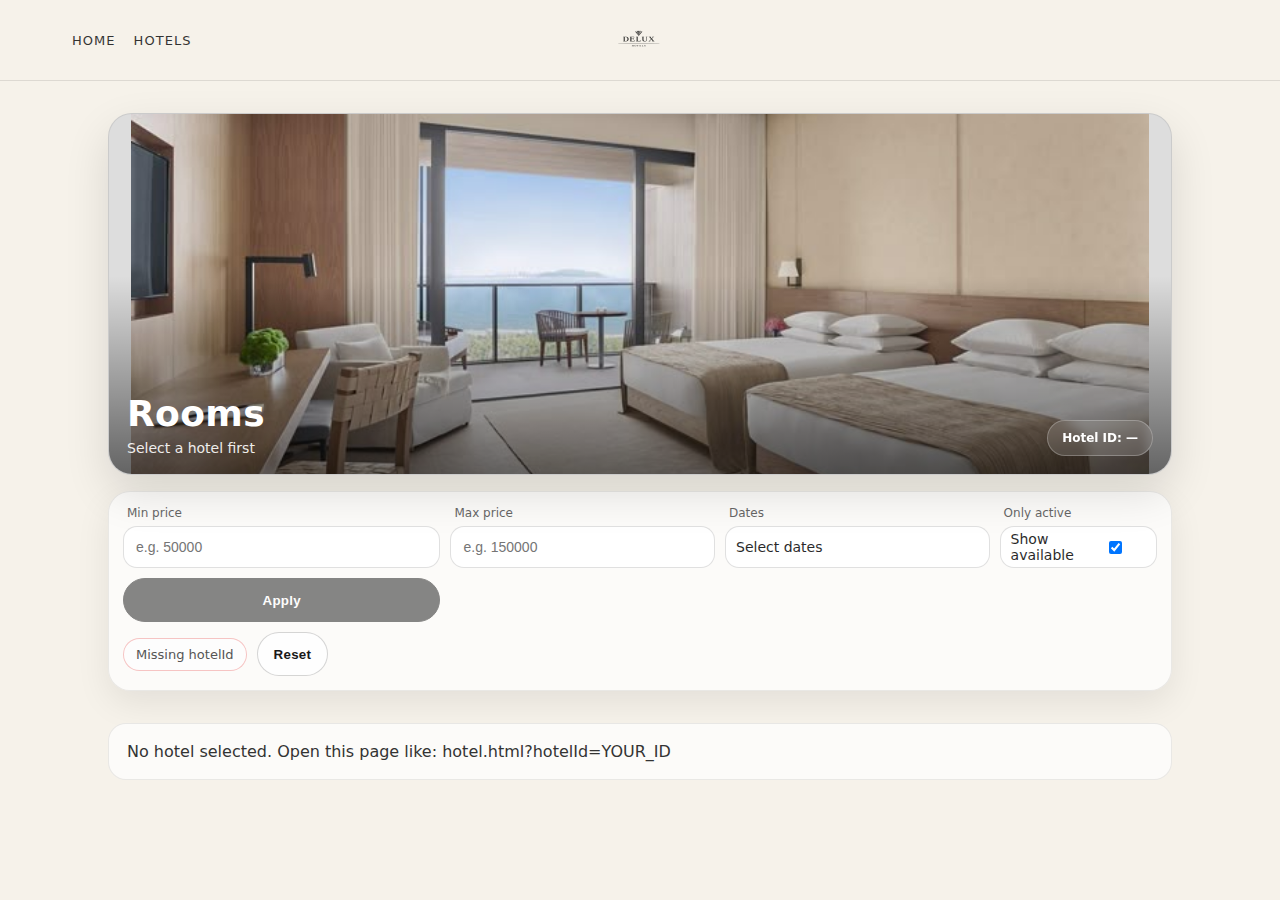
<file: src/public/hotel.html>
<!doctype html>
<html lang="en">
<head>
  <meta charset="utf-8"/>
  <meta name="viewport" content="width=device-width,initial-scale=1"/>
  <title>Hotel Rooms — DELUX</title>

  <link rel="stylesheet" href="./styles.css"/>

  <style>
    body{
      background:#f6f2ea;
      color:#111;
      font-family: system-ui, -apple-system, Segoe UI, Roboto, Arial, sans-serif;
    }
    .wrap{ max-width:1100px; margin:0 auto; padding:22px 18px 120px; }

    .topbar{
      max-width:1100px; margin:0 auto;
      padding:18px 18px 10px;
      display:flex; align-items:center; justify-content:space-between; gap:14px;
    }
    .nav{ display:flex; gap:14px; flex-wrap:wrap; align-items:center; }
    .nav a{
      text-decoration:none; color:#111;
      font-size:13px; letter-spacing:.08em; text-transform:uppercase; opacity:.75;
    }
    .nav a:hover{ opacity:1; }
    .brand img{ height:34px; width:auto; opacity:.92; }

    .hero{
      margin-top: 10px;
      border-radius: 24px;
      overflow:hidden;
      border:1px solid rgba(0,0,0,.08);
      box-shadow:0 18px 45px rgba(0,0,0,.12);
      background:#ddd;
      position:relative;
      min-height: 260px;
    }
    .hero img{ width:100%; height:360px; object-fit:cover; display:block; }
    @media (max-width: 900px){ .hero img{ height:260px; } }
    .hero::after{
      content:""; position:absolute; inset:0;
      background: linear-gradient(to top, rgba(0,0,0,.55), rgba(0,0,0,0) 55%);
      pointer-events:none;
    }
    .heroText{
      position:absolute; left:18px; right:18px; bottom:18px;
      color:#fff; z-index:2;
      display:flex; justify-content:space-between; align-items:flex-end;
      gap:10px; flex-wrap:wrap;
    }
    .heroTitle{ margin:0; font-size:36px; letter-spacing:.01em; }
    .heroMeta{ margin-top:6px; opacity:.9; font-size:14px; }
    .pill{
      display:inline-block; padding:10px 14px; border-radius:999px;
      background: rgba(255,255,255,.14);
      border:1px solid rgba(255,255,255,.25);
      backdrop-filter: blur(6px);
      font-weight:600; font-size:12px;
    }

    .panel{
      margin-top: 16px;
      background: rgba(255,255,255,.7);
      border:1px solid rgba(0,0,0,.08);
      border-radius:22px;
      box-shadow:0 12px 34px rgba(0,0,0,.08);
      padding:14px;
    }
    .filters{
      display:grid;
      grid-template-columns: 1.2fr 1fr 1fr auto;
      gap:10px;
      align-items:end;
    }
    @media (max-width: 900px){ .filters{ grid-template-columns: 1fr 1fr; } }

    .field label{ display:block; font-size:12px; color:#333; opacity:.75; margin:0 0 6px 4px; }
    .field input{
      width:100%; padding:12px 12px;
      border-radius:14px; border:1px solid rgba(0,0,0,.12);
      background:#fff; outline:none; font-size:14px;
    }
    .field input:focus{
      border-color: rgba(0,0,0,.25);
      box-shadow:0 0 0 4px rgba(0,0,0,.06);
    }

    .checkRow{
      display:flex; align-items:center; justify-content:space-between;
      gap:10px; height:42px; padding:0 10px;
      border-radius:14px; border:1px solid rgba(0,0,0,.12); background:#fff;
    }
    .checkRow span{ font-size:14px; color:#111; opacity:.9; }

    .btn{
      height:44px; padding:0 16px;
      border-radius:999px; border:1px solid rgba(0,0,0,.18);
      background:#fff; font-weight:700; cursor:pointer; letter-spacing:.02em;
    }
    .btn.primary{ background:#111; color:#fff; border-color:#111; }
    .btn:disabled{ opacity:.5; cursor:not-allowed; }

    .note{
      margin-top: 10px;
      font-size: 13px;
      color:#444;
      opacity:.9;
      display:flex; gap:10px; flex-wrap:wrap; align-items:center;
    }
    .badge{
      display:inline-flex; align-items:center; gap:8px;
      padding:8px 12px; border-radius:999px;
      border:1px solid rgba(0,0,0,.10);
      background: rgba(255,255,255,.75);
    }

    .grid{
      margin-top:16px;
      display:grid;
      grid-template-columns: repeat(3, 1fr);
      gap:14px;
    }
    @media (max-width: 1000px){ .grid{ grid-template-columns: repeat(2, 1fr); } }
    @media (max-width: 650px){ .grid{ grid-template-columns: 1fr; } }

    .card{
      background:#fff;
      border:1px solid rgba(0,0,0,.08);
      border-radius:22px;
      overflow:hidden;
      box-shadow:0 12px 30px rgba(0,0,0,.08);
      display:flex; flex-direction:column;
      min-height: 420px;
    }
    .cardImg{ height:190px; background:#eee; position:relative; }
    .cardImg img{ width:100%; height:100%; object-fit:cover; display:block; }
    .tag{
      position:absolute; left:12px; top:12px;
      padding:7px 10px;
      border-radius:999px;
      background: rgba(0,0,0,.55);
      color:#fff; font-size:12px;
      border:1px solid rgba(255,255,255,.18);
      backdrop-filter: blur(6px);
    }
    .cardBody{ padding:14px 14px 16px; display:flex; flex-direction:column; gap:10px; flex:1; }
    .roomTitle{ margin:0; font-size:18px; color:#111; }
    .roomDesc{ margin:0; color:#444; line-height:1.55; font-size:14px; opacity:.92; flex:1; }
    .facts{ display:flex; flex-wrap:wrap; gap:8px; }
    .fact{
      padding:7px 10px;
      border-radius:999px;
      border:1px solid rgba(0,0,0,.10);
      background: rgba(0,0,0,.03);
      font-size:12px; color:#222;
    }
    .cardFoot{
      display:flex; align-items:center; justify-content:space-between; gap:10px;
      padding:14px;
      border-top:1px solid rgba(0,0,0,.08);
      background: rgba(255,255,255,.9);
    }
    .price{ font-weight:800; font-size:16px; color:#111; }
    .muted{ display:block; font-size:12px; color:#666; font-weight:500; margin-top:2px; }

    .empty{
      margin-top:16px;
      padding:18px;
      background: rgba(255,255,255,.7);
      border:1px solid rgba(0,0,0,.08);
      border-radius:18px;
      color:#333;
    }
    .error{ border-color: rgba(220,0,0,.25); }
  </style>
  </style>
</head>

<body>

<header class="navbar">
  <div class="navbar-inner">
    <div class="nav-left">
      <a class="nav-link" href="./index.html">Home</a>
      <a class="nav-link" href="./hotels.html">Hotels</a>
    </div>
    <div class="brand">
      <img class="brand-logo" src="./images/delux_l.png" alt="Delux Hotels">
    </div>
    <div class="nav-right">
      <a class="nav-link nav-user" href="./profile.html" style="display:none;">Profile</a>
      <a class="nav-link nav-user" href="./my-bookings.html" style="display:none;">My bookings</a>
      <a class="nav-link nav-admin" href="./admin-hotels.html" style="display:none;">Admin hotels</a>
      <a class="nav-link nav-admin" href="./admin-rooms.html" style="display:none;">Admin rooms</a>
      <button class="icon-btn nav-logout" style="display:none;" title="Logout">⎋</button>
    </div>
  </div>
</header>

<main class="wrap">

  <section class="hero" id="heroBox">
    <img id="heroImg" src="./images/hotel-1.jpg" alt="Hotel hero">
    <div class="heroText">
      <div>
        <h1 class="heroTitle" id="hotelName">Rooms</h1>
        <div class="heroMeta" id="hotelCity">Choose your room</div>
      </div>
      <div class="pill" id="hotelBadge">Hotel ID: -</div>
    </div>
  </section>

  <section class="panel">
    <div class="filters">
      <div class="field">
        <label>Min price</label>
        <input id="minPrice" type="number" placeholder="e.g. 50000">
      </div>

      <div class="field">
        <label>Max price</label>
        <input id="maxPrice" type="number" placeholder="e.g. 150000">
      </div>

      <div class="field">
        <label>Dates</label>
        <div class="checkRow" id="roomDates">
          <span id="roomDatesText">Select dates</span>
        </div>
        <input id="checkIn" type="hidden">
        <input id="checkOut" type="hidden">
      </div>

      <div class="field">
        <label>Only active</label>
        <div class="checkRow">
          <span>Show available</span>
          <input id="onlyActive" type="checkbox" checked>
        </div>
      </div>

      <button class="btn primary" id="applyBtn">Apply</button>
    </div>

    <div class="note">
      <span class="badge" id="statusBadge">Ready</span>
      <button class="btn" id="resetBtn">Reset</button>
    </div>
  </section>

  <section class="grid" id="roomsGrid"></section>
  <div class="empty" id="emptyBox" style="display:none;"></div>

</main>

<div class="modal" id="mRoomDates">
  <div class="modal-card">
    <div class="modal-head">
      <b>Choose dates</b>
      <button class="modal-close" data-close="mRoomDates">✕</button>
    </div>
    <div class="modal-body">
      <div class="cal-grid">
        <div class="cal" id="roomCal1"></div>
        <div class="cal" id="roomCal2"></div>
      </div>
      <div style="margin-top:14px; display:flex; gap:10px; justify-content:flex-end;">
        <button class="icon-btn" id="btnRoomClearDates" title="Clear">⟲</button>
        <button class="icon-btn" id="btnRoomApplyDates" title="Apply">✓</button>
      </div>
    </div>
  </div>
</div>

<div id="toast" class="toast hidden"></div>

<script src="./api.js"></script>
<script src="./nav-auth.js"></script>
<script>
  const $ = (id) => document.getElementById(id);

  function openM(id){ document.getElementById(id).classList.add("open"); }
  function closeM(id){ document.getElementById(id).classList.remove("open"); }

  document.querySelectorAll("[data-close]").forEach(btn=>{
    btn.addEventListener("click", ()=> closeM(btn.dataset.close));
  });
  document.querySelectorAll(".modal").forEach(m=>{
    m.addEventListener("click", (e)=>{ if(e.target === m) m.classList.remove("open"); });
  });

  function getQueryParam(name){
    const url = new URL(window.location.href);
    return url.searchParams.get(name);
  }

  function moneyKZT(n){
    const num = Number(n) || 0;
    return new Intl.NumberFormat("ru-RU").format(num) + " ₸";
  }

  const hotelId = getQueryParam("hotelId");
  const initialCheckIn = getQueryParam("checkIn");
  const initialCheckOut = getQueryParam("checkOut");

  let roomState = {
    checkIn: null,
    checkOut: null
  };
  let hotelBookings = [];
  let bookedByDate = {};

  function setStatus(text, isError=false){
    const b = $("statusBadge");
    b.textContent = text;
    b.classList.toggle("error", isError);
  }

  function renderRooms(list){
    const grid = $("roomsGrid");
    const empty = $("emptyBox");
    grid.innerHTML = "";
    empty.style.display = "none";

    if (!list.length){
      empty.style.display = "block";
      empty.textContent = "No rooms found for your filters.";
      return;
    }

    const frag = document.createDocumentFragment();

    list.forEach(room => {
      const card = document.createElement("div");
      card.className = "card";

      const activeTag = room.isActive ? "Active" : "Inactive";

      const titleText = room.type && room.roomNumber
        ? `${room.type} • #${room.roomNumber}`
        : (room.type || `Room ${room.roomNumber || ""}`);

      const descText = room.description || "";

      const facts = (room.amenities && Array.isArray(room.amenities) ? room.amenities : (room.facts || [])).slice(0,4);

      const roomId = room._id || room.id || "";

      card.innerHTML = `
        <div class="cardImg">
          <img src="${room.image || "./images/room.JPG"}" alt="${titleText}">
          <div class="tag">${activeTag}</div>
        </div>
        <div class="cardBody">
          <h3 class="roomTitle">${titleText}</h3>
          <p class="roomDesc">${descText}</p>
          <div class="facts">
            ${facts.map(f => `<span class="fact">${f}</span>`).join("")}
          </div>
        </div>
        <div class="cardFoot">
          <div>
            <div class="price">${moneyKZT(room.pricePerNight)}</div>
            <span class="muted">per night</span>
          </div>
          <button class="btn primary" data-room="${roomId}">Book</button>
        </div>
      `;

      card.querySelector("button").addEventListener("click", async () => {
        const token = sessionStorage.getItem("token");
        if (!token){
          sessionStorage.setItem("openAuth", "login");
          location.href = "./index.html";
          return;
        }

        const inVal = $("checkIn").value;
        const outVal = $("checkOut").value;
        if (!inVal || !outVal){
          showToast("Please choose check-in and check-out dates.", "error");
          return;
        }

        try{
          await api("/api/bookings", {
            method: "POST",
            body: { roomId, checkIn: inVal, checkOut: outVal }
          });
          showToast("Booking created successfully.", "success");
        } catch(err){
          showToast(err.message, "error");
        }
      });

      frag.appendChild(card);
    });

    grid.appendChild(frag);
  }

  function buildRoomsUrl(){
    const min = $("minPrice").value.trim();
    const max = $("maxPrice").value.trim();
    const onlyActive = $("onlyActive").checked;

    const params = new URLSearchParams();
    params.set("hotelId", hotelId);
    if (min) params.set("minPrice", min);
    if (max) params.set("maxPrice", max);
    if (onlyActive) params.set("isActive", "true");

    return `/api/rooms?` + params.toString();
  }

  async function loadHotel(){
    return api(`/api/hotels/${encodeURIComponent(hotelId)}`);
  }

  async function loadRooms(){
    const data = await api(buildRoomsUrl());
    let rooms = data.rooms || data;

    const inVal = $("checkIn").value;
    const outVal = $("checkOut").value;
    const onlyActive = $("onlyActive").checked;

    if (inVal && outVal && onlyActive && Array.isArray(rooms) && rooms.length){
      const checks = await Promise.all(
        rooms.map(r =>
          api(`/api/bookings/availability?roomId=${encodeURIComponent(r._id || r.id)}&checkIn=${encodeURIComponent(inVal)}&checkOut=${encodeURIComponent(outVal)}`)
            .catch(() => ({ available: false }))
        )
      );
      rooms = rooms.filter((r, idx) => checks[idx]?.available);
    }

    return rooms;
  }

  function buildBookedMap(){
    bookedByDate = {};
    hotelBookings.forEach(b => {
      if (!b.checkIn || !b.checkOut) return;
      const start = new Date(b.checkIn);
      const end = new Date(b.checkOut);
      for (let d = new Date(start); d < end; d.setDate(d.getDate() + 1)) {
        const key = d.toISOString().slice(0,10);
        if (!bookedByDate[key]) bookedByDate[key] = [];
        const room = b.roomId || {};
        const label = (room.roomNumber ? `#${room.roomNumber}` : "Room") +
          (room.type ? ` (${room.type})` : "");
        if (!bookedByDate[key].includes(label)) {
          bookedByDate[key].push(label);
        }
      }
    });
  }

  function monthNameRoom(m){
    return ["January","February","March","April","May","June","July","August","September","October","November","December"][m];
  }

  function buildRoomCalendar(containerId, year, month){
    const el = document.getElementById(containerId);
    const first = new Date(year, month, 1);
    const startDay = (first.getDay()+6)%7; 
    const daysInMonth = new Date(year, month+1, 0).getDate();

    const today = new Date();
    today.setHours(0,0,0,0);

    const weeks = [];
    let day = 1 - startDay;
    for(let w=0; w<6; w++){
      const row = [];
      for(let i=0; i<7; i++){
        row.push(day);
        day++;
      }
      weeks.push(row);
    }

    const title = `
      <div class="cal-title">
        <span>${monthNameRoom(month)} <span style="font-weight:500;opacity:.7">${year}</span></span>
        <span style="opacity:.6">›</span>
      </div>
    `;

    const head = `
      <table class="cal-table">
        <thead>
          <tr>
            <th>Mon</th><th>Tue</th><th>Wed</th><th>Thu</th><th>Fri</th><th>Sat</th><th>Sun</th>
          </tr>
        </thead>
        <tbody>
        ${weeks.map(r=>`
          <tr>
            ${r.map(n=>{
              const inMonth = n>=1 && n<=daysInMonth;
              if(!inMonth) return `<td class="disabled"></td>`;
              const date = new Date(year, month, n);
              const isoFull = date.toISOString();
              const key = isoFull.slice(0,10);
              const isPast = date < today;
              const sel =
                (roomState.checkIn && new Date(roomState.checkIn).toDateString()===date.toDateString()) ||
                (roomState.checkOut && new Date(roomState.checkOut).toDateString()===date.toDateString());
              const hasBookings = !!bookedByDate[key];
              const classes = [
                isPast ? "disabled" : "",
                sel ? "sel" : "",
                hasBookings ? "has-bookings" : ""
              ].filter(Boolean).join(" ");
              const dataAttrs = isPast ? "" : `data-iso="${isoFull}"`;
              return `<td ${dataAttrs} class="${classes}">${n}</td>`;
            }).join("")}
          </tr>
        `).join("")}
        </tbody>
      </table>
    `;

    el.innerHTML = title + head;

    el.querySelectorAll("td[data-iso]").forEach(td=>{
      td.addEventListener("click", ()=>{
        const iso = td.dataset.iso;
        const key = iso.slice(0,10);

        if (bookedByDate[key]) {
          const list = bookedByDate[key].join(", ");
          showToast("Already booked on this date: " + list, "error");
        }

        if (!roomState.checkIn){
          roomState.checkIn = iso;
          roomState.checkOut = null;
        } else if (!roomState.checkOut){
          const inD = new Date(roomState.checkIn);
          const outD = new Date(iso);
          if (outD <= inD){
            roomState.checkIn = iso;
            roomState.checkOut = null;
          } else {
            roomState.checkOut = iso;
          }
        } else {
          roomState.checkIn = iso;
          roomState.checkOut = null;
        }
        renderRoomCalendars();
        syncRoomDatesUI();
      });
    });
  }

  function renderRoomCalendars(){
    const now = new Date();
    const y = now.getFullYear();
    const m = now.getMonth();
    buildRoomCalendar("roomCal1", y, m);
    buildRoomCalendar("roomCal2", y, (m+1)%12);
  }

  function syncRoomDatesUI(){
    const label = document.getElementById("roomDatesText");
    const inVal = roomState.checkIn;
    const outVal = roomState.checkOut;
    function fmt(d){
      const x = new Date(d);
      const mm = String(x.getMonth()+1).padStart(2,"0");
      const dd = String(x.getDate()).padStart(2,"0");
      return `${dd}.${mm}.${x.getFullYear()}`;
    }
    if (inVal && outVal){
      label.textContent = `${fmt(inVal)} → ${fmt(outVal)}`;
    } else if (inVal){
      label.textContent = fmt(inVal);
    } else {
      label.textContent = "Select dates";
    }

    $("checkIn").value = inVal ? inVal.slice(0,10) : "";
    $("checkOut").value = outVal ? outVal.slice(0,10) : "";
  }

  function showSelectHotelMessage(){
    $("hotelName").textContent = "Rooms";
    $("hotelCity").textContent = "Select a hotel first";
    $("hotelBadge").textContent = "Hotel ID: —";
    $("emptyBox").style.display = "block";
    $("emptyBox").textContent =
      "No hotel selected. Open this page like: hotel.html?hotelId=YOUR_ID";
    setStatus("Missing hotelId", true);

    $("applyBtn").disabled = true;
  }

  async function init(){
    if (!hotelId){
      showSelectHotelMessage();
      return;
    }

    $("hotelBadge").textContent = "Hotel ID: " + hotelId;

    try{
      hotelBookings = await api(`/api/bookings/calendar?hotelId=${encodeURIComponent(hotelId)}`);
      buildBookedMap();
    } catch(e){}

    if (initialCheckIn) roomState.checkIn = initialCheckIn;
    if (initialCheckOut) roomState.checkOut = initialCheckOut;
    renderRoomCalendars();
    syncRoomDatesUI();
    setStatus("Loading…");

    try{
      const h = await loadHotel();

      $("hotelName").textContent = h.name || "Hotel Rooms";
      $("hotelCity").textContent = h.city || "";

      const HERO_IMAGES = {
        "1ce6113b6230439bf1fdddab": "./images/hotel-1.jpg",
        "7185087049419bd7d25a55cc": "./images/hotel-2.jpg",
        "ec47c0e40f422b8629741c68": "./images/hotel-3.jpg",
        "697f8d192f3ecad7048c0b5e": "./images/hotel-4.jpg",
        "698232f095b6d9eca03bd6e6": "./images/hotel-5.jpg"
      };
      const hid = String(h._id || hotelId || "");
      const heroSrc = HERO_IMAGES[hid] || h.heroImage || "./images/hotel-1.jpg";
      $("heroImg").src = heroSrc;

      const rooms = await loadRooms();
      renderRooms(rooms);

      setStatus("Loaded: " + rooms.length + " rooms");
    } catch(err){
      $("emptyBox").style.display = "block";
      $("emptyBox").textContent =
        "Could not load data from server. Check backend endpoints or hotelId.";
      setStatus("Error loading data", true);
    }
  }

  function resetFilters(){
    $("minPrice").value = "";
    $("maxPrice").value = "";
    $("onlyActive").checked = true;
  }

  $("applyBtn").addEventListener("click", async () => {
    if (!hotelId) return;
    setStatus("Loading…");
    try{
      const rooms = await loadRooms();
      renderRooms(rooms);
      setStatus("Loaded: " + rooms.length + " rooms");
    } catch(e){
      setStatus("Error loading data", true);
    }
  });

  $("resetBtn").addEventListener("click", async () => {
    resetFilters();
    if (!hotelId) return;
    setStatus("Loading…");
    try{
      const rooms = await loadRooms();
      renderRooms(rooms);
      setStatus("Loaded: " + rooms.length + " rooms");
    } catch(e){
      setStatus("Error loading data", true);
    }
  });

  document.getElementById("roomDates").addEventListener("click", () => {
    renderRoomCalendars();
    openM("mRoomDates");
  });

  document.getElementById("btnRoomClearDates").addEventListener("click", () => {
    roomState.checkIn = null;
    roomState.checkOut = null;
    renderRoomCalendars();
    syncRoomDatesUI();
  });

  document.getElementById("btnRoomApplyDates").addEventListener("click", () => {
    closeM("mRoomDates");
    syncRoomDatesUI();
  });

  init();
</script>

</body>
</html>
</file>
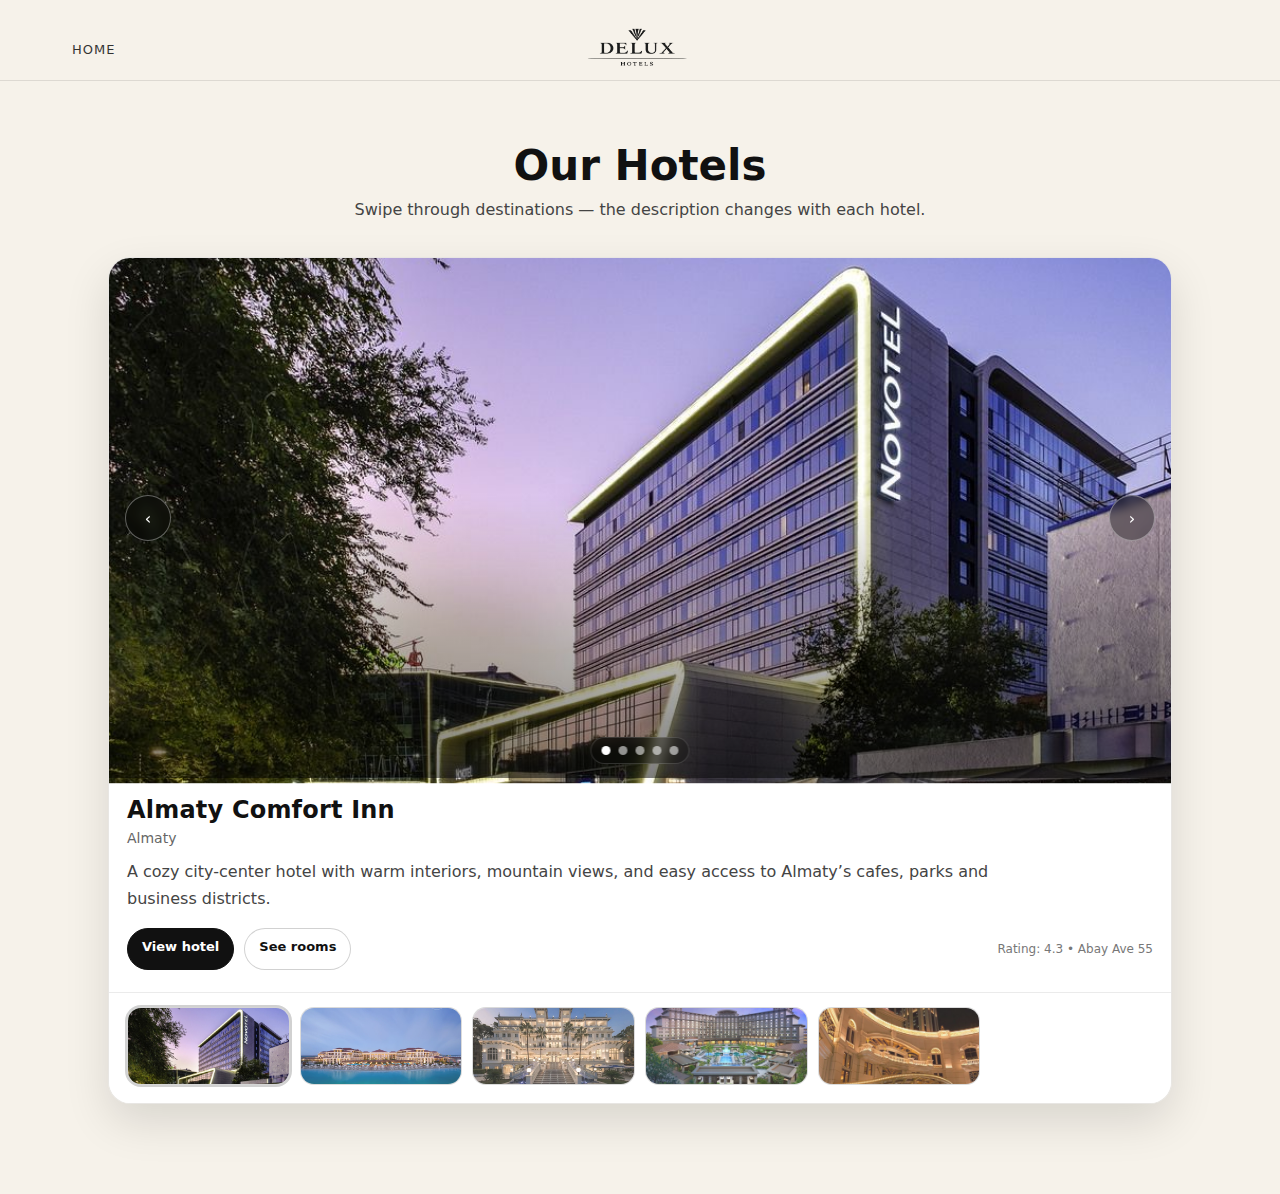
<file: src/public/hotels.html>
<!doctype html>
<html lang="en">
<head>
  <meta charset="utf-8"/>
  <meta name="viewport" content="width=device-width,initial-scale=1"/>
  <title>Hotels — DELUX</title>
  <link rel="stylesheet" href="./styles.css"/>

</head>

<body>

  <header class="navbar">
    <div class="navbar-inner">
      <div class="nav-left">
        <a class="nav-link" href="./index.html">Home</a>
      </div>
      <div class="brand">
        <img class="brand-logo" src="./images/delux_l.png" alt="Delux Hotels">
      </div>
      <div class="nav-right">
        <a class="nav-link nav-user" href="./profile.html" style="display:none;">Profile</a>
        <a class="nav-link nav-user" href="./my-bookings.html" style="display:none;">My bookings</a>
        <a class="nav-link nav-admin" href="./admin-hotels.html" style="display:none;">Admin hotels</a>
        <a class="nav-link nav-admin" href="./admin-rooms.html" style="display:none;">Admin rooms</a>
        <button class="icon-btn nav-logout" style="display:none;" title="Logout">⎋</button>
      </div>
    </div>
  </header>

  <main class="page">
    <div class="page-head">
      <h1>Our Hotels</h1>
      <p>Swipe through destinations — the description changes with each hotel.</p>
    </div>

    <section class="carousel" aria-label="Hotels carousel">
      <div class="carousel-stage" id="stage">

        <div class="slide active" data-index="0" data-hotelid="1ce6113b6230439bf1fdddab">
  <a href="./hotel.html?hotelId=1ce6113b6230439bf1fdddab">
    <img src="./images/almaty.JPG" alt="Almaty Comfort Inn">
  </a>
</div>

<div class="slide" data-index="1" data-hotelid="7185087049419bd7d25a55cc">
  <a href="./hotel.html?hotelId=7185087049419bd7d25a55cc">
    <img src="./images/aktau.JPG" alt="Aktau Sea View">
  </a>
</div>

<div class="slide" data-index="2" data-hotelid="ec47c0e40f422b8629741c68">
  <a href="./hotel.html?hotelId=ec47c0e40f422b8629741c68">
    <img src="./images/shymkent.JPG" alt="Shymkent Plaza">
  </a>
</div>

<div class="slide" data-index="3" data-hotelid="697f8d192f3ecad7048c0b5e">
  <a href="./hotel.html?hotelId=697f8d192f3ecad7048c0b5e">
    <img src="./images/oral.JPG" alt="DeLux">
  </a>
</div>

<div class="slide" data-index="4" data-hotelid="698232f095b6d9eca03bd6e6">
  <a href="./hotel.html?hotelId=698232f095b6d9eca03bd6e6">
    <img src="./images/oskemen.JPG" alt="Oskemen Land Hotel">
  </a>
</div>


        <div class="car-btn car-prev" id="prevBtn" aria-label="Previous">‹</div>
        <div class="car-btn car-next" id="nextBtn" aria-label="Next">›</div>

        <div class="dots" id="dots" aria-label="Slide indicators"></div>

      </div>

      <div class="hotel-info">
        <h2 class="hotel-title" id="hTitle">—</h2>
        <div class="hotel-meta" id="hMeta">—</div>
        <div class="hotel-desc" id="hDesc">—</div>

        <div class="hotel-actions">
          <div class="left">
            <a class="btn-pill primary" id="viewBtn" href="./hotel.html">View hotel</a>
            <a class="btn-pill" id="roomsBtn" href="./hotel.html">See rooms</a>
          </div>
          <div class="small-note" id="hNote">Click the photo to open the hotel page.</div>
        </div>
      </div>

      <div class="thumbs" id="thumbs"></div>
    </section>
  </main>

  <script src="./api.js"></script>
  <script src="./nav-auth.js"></script>
  <script>
    const HOTELS = [
      {
        id: "1ce6113b6230439bf1fdddab",
        title: "Almaty Comfort Inn",
        city: "Almaty",
        desc: "A cozy city-center hotel with warm interiors, mountain views, and easy access to Almaty’s cafes, parks and business districts.",
        note: "Rating: 4.3 • Abay Ave 55"
      },
      {
        id: "7185087049419bd7d25a55cc",
        title: "Aktau Sea View",
        city: "Aktau",
        desc: "Sea-side hotel overlooking the Caspian, ideal for sunsets, long walks by the water, and relaxed weekend escapes.",
        note: "Rating: 4.6 • Caspian Coast 1"
      },
      {
        id: "ec47c0e40f422b8629741c68",
        title: "Shymkent Plaza",
        city: "Shymkent",
        desc: "Modern business hotel with bright rooms, conference spaces, and quick access to Shymkent’s main avenues.",
        note: "Rating: 4.5 • Tauke Khan 22"
      },
      {
        id: "697f8d192f3ecad7048c0b5e",
        title: "DeLux",
        city: "Oral",
        desc: "Flagship DELUX property in Oral with refined rooms, signature dining, and a calm riverside atmosphere.",
        note: "Rating: 5.0 • Nazarbaev d."
      },
      {
        id: "698232f095b6d9eca03bd6e6",
        title: "Oskemen Land Hotel",
        city: "Oskemen",
        desc: "Comfortable base in Oskemen with spacious rooms, family-friendly facilities and quick routes to nature spots.",
        note: "Rating: 4.0 • Mura ko. 7"
      }
    ];


    const slides = Array.from(document.querySelectorAll(".slide"));
    const dotsEl = document.getElementById("dots");
    const thumbsEl = document.getElementById("thumbs");

    const titleEl = document.getElementById("hTitle");
    const metaEl = document.getElementById("hMeta");
    const descEl = document.getElementById("hDesc");
    const noteEl = document.getElementById("hNote");

    const viewBtn = document.getElementById("viewBtn");
    const roomsBtn = document.getElementById("roomsBtn");

    let index = 0;
    let timer = null;

    function setActive(i){
      index = (i + slides.length) % slides.length;

      slides.forEach((s, k) => s.classList.toggle("active", k === index));

      Array.from(dotsEl.children).forEach((d, k) => d.classList.toggle("active", k === index));

      Array.from(thumbsEl.children).forEach((t, k) => t.classList.toggle("active", k === index));

      const hid = slides[index].dataset.hotelid;
      const h = HOTELS.find(x => x.id === hid) || HOTELS[index];

      titleEl.textContent = h?.title || "Hotel";
      metaEl.textContent  = h?.city || "";
      descEl.textContent  = h?.desc || "";
      noteEl.textContent  = h?.note || "Click the photo to open the hotel page.";

      const link = "./hotel.html?hotelId=" + encodeURIComponent(hid);
      viewBtn.href = link;
      roomsBtn.href = link;
    }

    function next(){ setActive(index + 1); }
    function prev(){ setActive(index - 1); }

    function buildDots(){
      dotsEl.innerHTML = "";
      slides.forEach((_, i) => {
        const d = document.createElement("div");
        d.className = "dot" + (i === index ? " active" : "");
        d.onclick = () => { setActive(i); restartAuto(); };
        dotsEl.appendChild(d);
      });
    }

    function buildThumbs(){
      thumbsEl.innerHTML = "";
      slides.forEach((s, i) => {
        const img = s.querySelector("img");
        const t = document.createElement("div");
        t.className = "thumb" + (i === index ? " active" : "");
        t.innerHTML = `<img src="${img.getAttribute("src")}" alt="thumb">`;
        t.onclick = () => { setActive(i); restartAuto(); };
        thumbsEl.appendChild(t);
      });
    }

    function startAuto(){
      stopAuto();
      timer = setInterval(next, 4500);
    }
    function stopAuto(){
      if (timer) clearInterval(timer);
      timer = null;
    }
    function restartAuto(){
      startAuto();
    }

    document.getElementById("nextBtn").onclick = () => { next(); restartAuto(); };
    document.getElementById("prevBtn").onclick = () => { prev(); restartAuto(); };

    window.addEventListener("keydown", (e) => {
      if (e.key === "ArrowRight") { next(); restartAuto(); }
      if (e.key === "ArrowLeft")  { prev(); restartAuto(); }
    });

    buildDots();
    buildThumbs();
    setActive(0);
    startAuto();

    const stage = document.getElementById("stage");
    stage.addEventListener("mouseenter", stopAuto);
    stage.addEventListener("mouseleave", startAuto);

    try{
      const raw = sessionStorage.getItem("search");
      if (raw){
        const s = JSON.parse(raw);
        if (s.destination){
          const found = HOTELS.findIndex(h => h.city.toLowerCase().includes(s.destination.toLowerCase()) || h.title.toLowerCase().includes(s.destination.toLowerCase()));
          if (found >= 0) setActive(found);
        }
      }
    } catch(e){}
  </script>
</body>
</html>
</file>
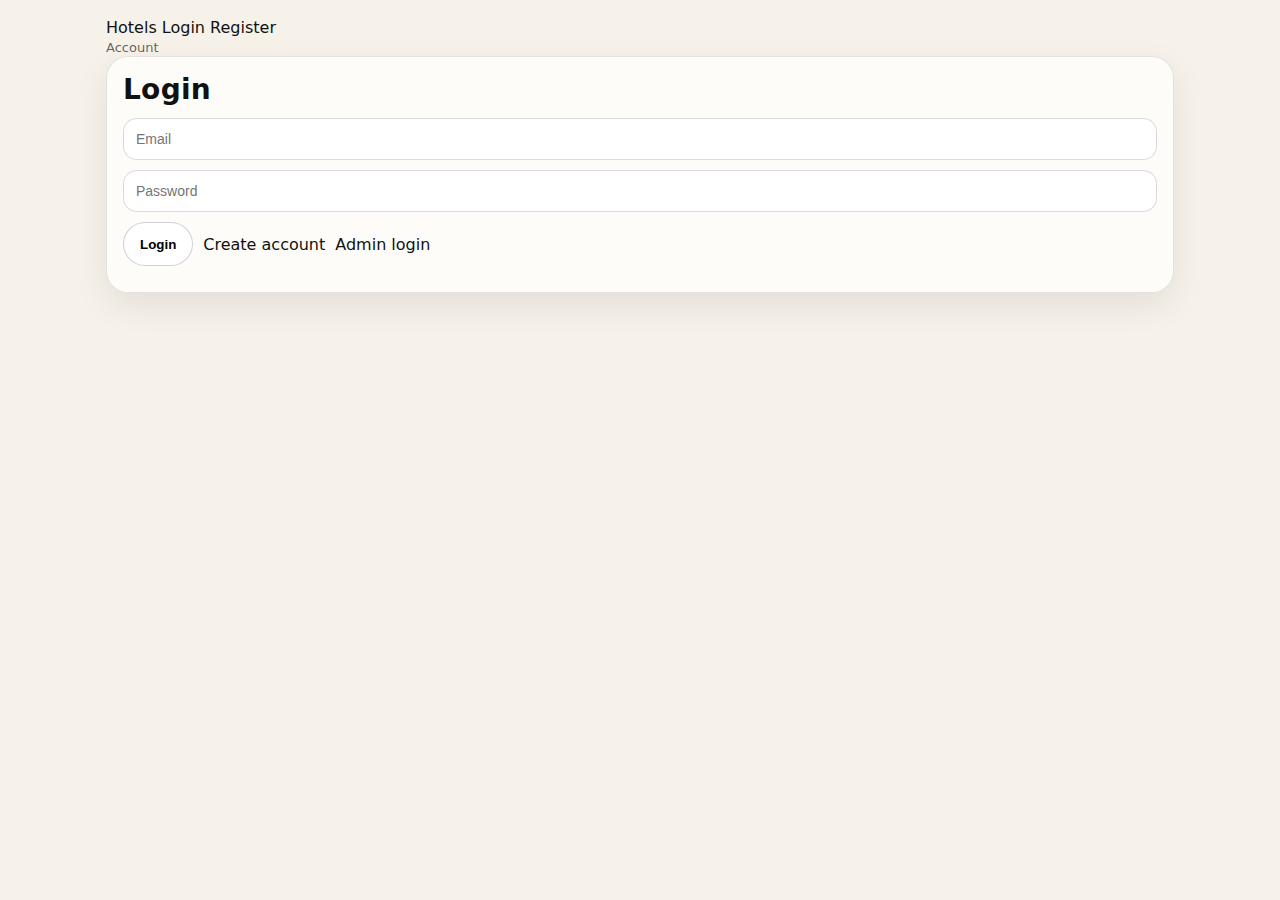
<file: src/public/login.html>
<!doctype html>
<html lang="ru">
<head>
  <meta charset="utf-8"/>
  <meta name="viewport" content="width=device-width,initial-scale=1"/>
  <title>Login</title>
  <link rel="stylesheet" href="./styles.css"/>
</head>
<body>

<div class="container">
  <div class="topbar">
    <div class="nav">
      <a class="badge" href="./index.html">Hotels</a>
      <a class="badge nav-user" href="./my-bookings.html" style="display:none;">My bookings</a>

      <a class="badge nav-guest" href="./login.html">Login</a>
      <a class="badge nav-guest" href="./register.html">Register</a>

      <button class="badge nav-logout" style="display:none;">Logout</button>
    </div>
    <span class="small">Account</span>
  </div>

  <div class="card">
    <h1 class="h">Login</h1>
    <div id="error"></div>

    <form id="form" class="grid">
      <input id="email" type="email" placeholder="Email" required/>
      <input id="password" type="password" placeholder="Password" required/>

      <div class="row">
        <button type="submit">Login</button>
        <a class="badge" href="./register.html">Create account</a>
        <a class="badge" href="./admin-login.html">Admin login</a>
      </div>

      <div class="small" id="status"></div>
    </form>
  </div>
</div>

<div id="toast" class="toast hidden"></div>

<script src="./api.js"></script>
<script src="./nav-auth.js"></script>
<script>
const $ = (id) => document.getElementById(id);

function showError(msg){
  $("error").innerHTML = msg ? `<div class="alert">${msg}</div>` : "";
}

$("form").onsubmit = async (e) => {
  e.preventDefault();
  showError("");
  $("status").textContent = "Loading...";

  try {
    const body = {
      email: $("email").value.trim(),
      password: $("password").value
    };

    const res = await api("/auth/login", { method:"POST", body });

    if (res?.token) sessionStorage.setItem("token", res.token);

    $("status").textContent = "Success! Redirecting...";
    setTimeout(()=> location.href="./index.html", 700);
  } catch (err) {
    $("status").textContent = "";
    showError(err.message);
  }
};
</script>
</body>
</html>
</file>
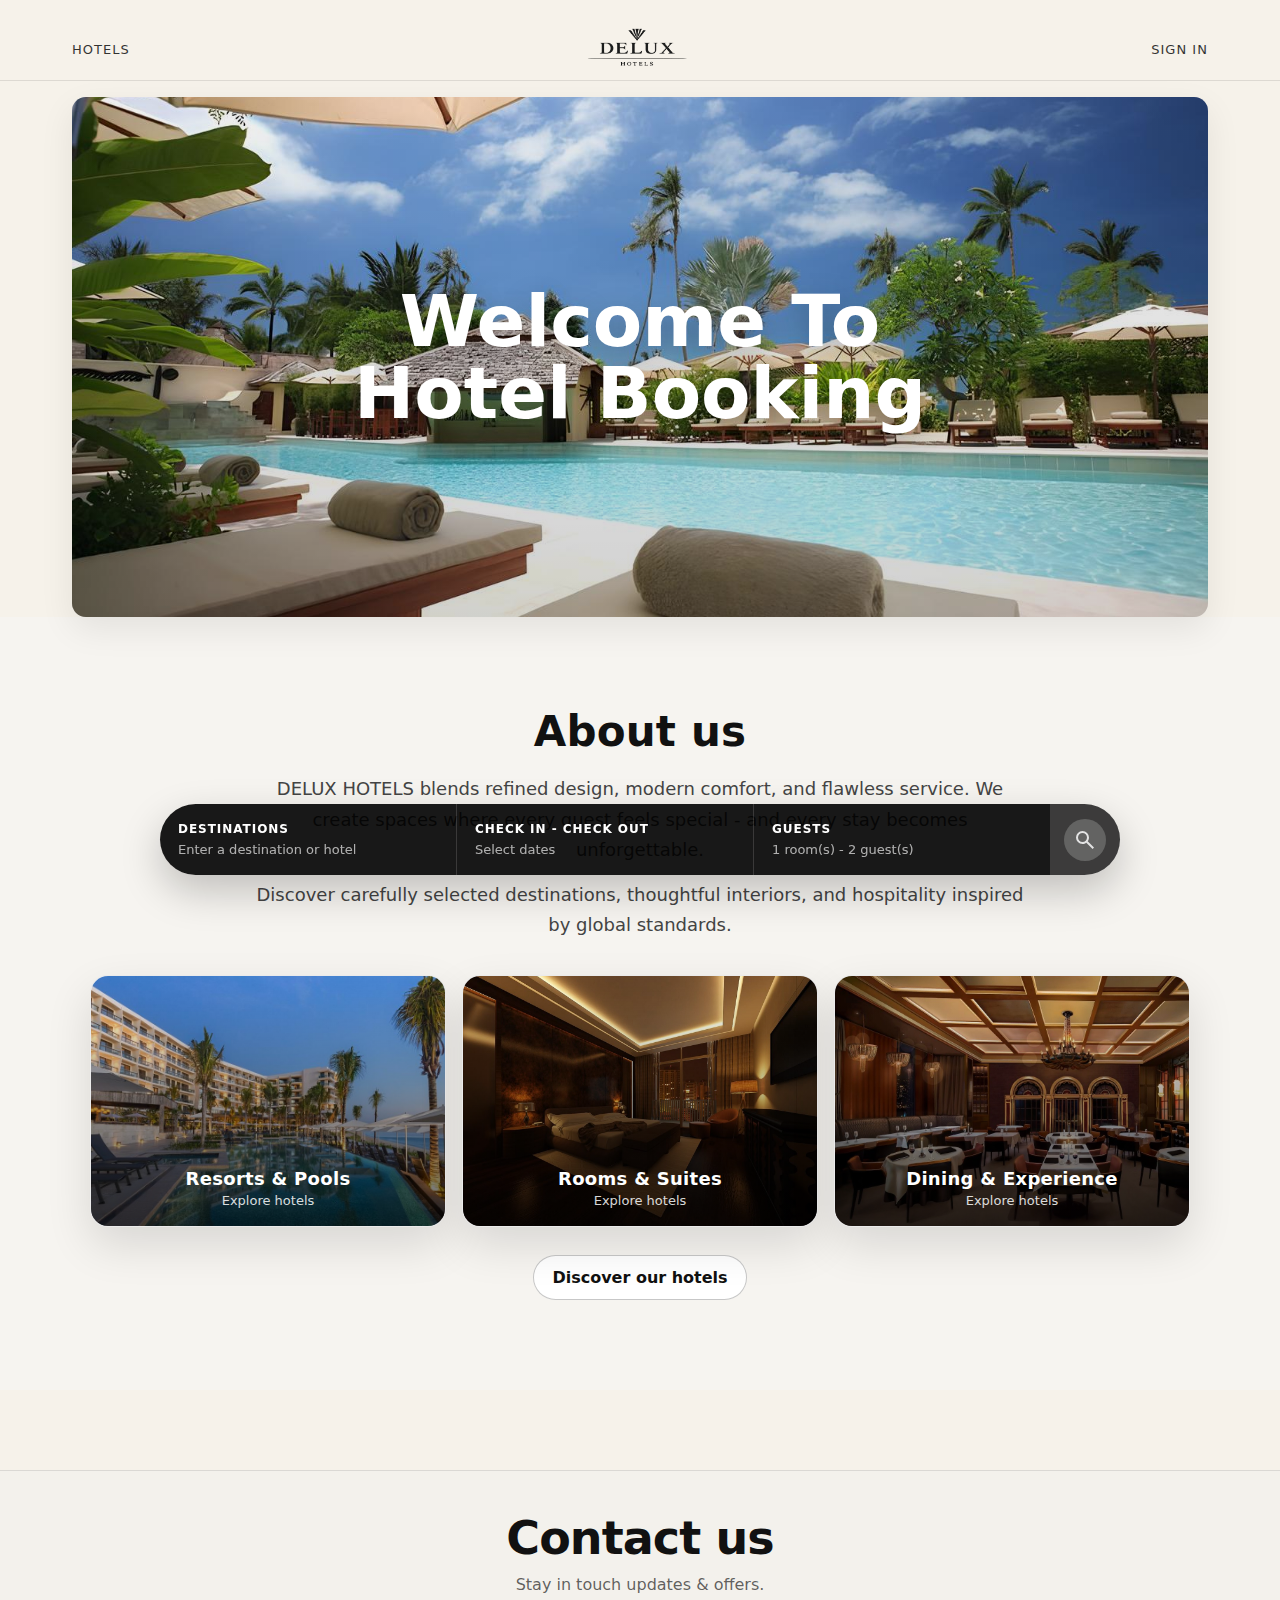
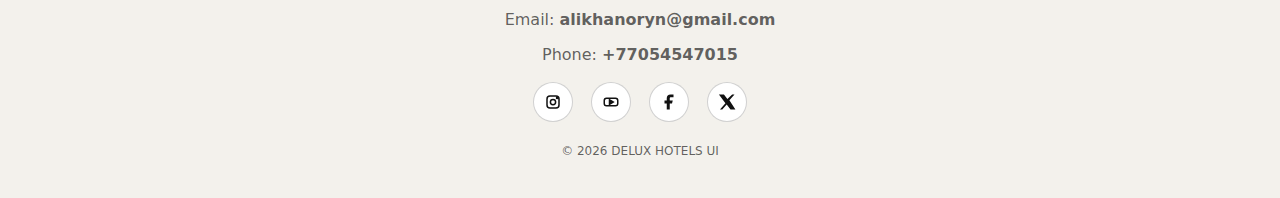
<file: src/public/my-bookings.html>
<!doctype html>
<html lang="ru">
<head>
  <meta charset="utf-8"/>
  <meta name="viewport" content="width=device-width,initial-scale=1"/>
  <title>My bookings</title>
  <link rel="stylesheet" href="./styles.css"/>
  <style>
    .bookings-page .card{
      border-radius: 24px;
      border: 1px solid rgba(0,0,0,.08);
      box-shadow: 0 20px 40px rgba(0,0,0,.05);
      background: linear-gradient(180deg,#ffffff 0%, #fbfaf7 100%);
    }
    .bookings-head{display:flex;align-items:end;justify-content:space-between;gap:10px}
    .bookings-hint{color:#7b7b7b;font-size:13px}
    #list{display:grid;gap:14px;margin-top:18px}
    .booking-card{
      border: 1px solid rgba(0,0,0,.08);
      border-radius: 16px;
      padding: 16px;
      background: #fff;
      box-shadow: 0 8px 20px rgba(0,0,0,.04);
    }
    .booking-top{display:flex;justify-content:space-between;align-items:flex-start;gap:12px}
    .booking-title{margin:0;font-size:30px;line-height:1.2}
    .booking-sub{margin-top:6px;color:#727272;font-size:14px}
    .status-pill{
      display:inline-flex;align-items:center;padding:6px 10px;border-radius:999px;
      font-size:12px;font-weight:700;letter-spacing:.04em;text-transform:uppercase;border:1px solid transparent
    }
    .status-pill.pending{background:#fff4db;color:#8f5f00;border-color:#f1d395}
    .status-pill.confirmed{background:#e9f8ee;color:#156a37;border-color:#b7e3c5}
    .status-pill.canceled{background:#f7ecec;color:#8b2f2f;border-color:#e3bdbd}
    .booking-grid{display:grid;grid-template-columns:repeat(auto-fit,minmax(170px,1fr));gap:10px;margin-top:14px}
    .info-card{padding:10px 12px;border-radius:12px;background:#f7f5ef;border:1px solid rgba(0,0,0,.05)}
    .info-label{font-size:12px;color:#7b7b7b;text-transform:uppercase;letter-spacing:.05em}
    .info-value{margin-top:3px;font-weight:600}
    .booking-actions{display:flex;gap:8px;margin-top:14px;flex-wrap:wrap}
    .booking-btn{
      border:1px solid #d6d6d2;background:#fff;color:#222;padding:9px 13px;border-radius:10px;cursor:pointer;
      font-weight:600;transition:.15s ease;
    }
    .booking-btn:hover{transform:translateY(-1px);box-shadow:0 5px 10px rgba(0,0,0,.08)}
    .booking-btn.primary{background:#1f3b36;color:#fff;border-color:#1f3b36}
    .booking-btn.danger{background:#fff;color:#8b2f2f;border-color:#d7b0b0}
    .booking-form{display:none;margin-top:12px;gap:8px;align-items:center;flex-wrap:wrap}
    .booking-form input{
      background:#fff;color:#111;border:1px solid #ccc;padding:9px;border-radius:10px;min-width:165px
    }
    .muted-note{margin-top:12px;color:#767676;font-size:13px}
    @media (max-width: 900px){
      .bookings-head{
        align-items:flex-start;
        flex-direction:column;
      }
      .bookings-hint{
        font-size:12px;
      }
      .booking-title{
        font-size:26px;
      }
    }
    @media (max-width: 620px){
      .bookings-page .card{
        border-radius:16px;
        padding:12px;
      }
      .booking-title{
        font-size:24px;
      }
      #list{
        gap:10px;
        margin-top:12px;
      }
      .booking-card{
        padding:12px;
        border-radius:12px;
      }
      .booking-top{
        flex-direction:column;
        align-items:flex-start;
        gap:8px;
      }
      .booking-top h3{
        margin:0;
        font-size:18px;
        line-height:1.25;
      }
      .booking-sub{
        font-size:12px;
      }
      .status-pill{
        font-size:11px;
        padding:5px 8px;
      }
      .booking-grid{
        grid-template-columns:1fr;
        gap:8px;
      }
      .info-card{
        padding:9px 10px;
      }
      .info-label{
        font-size:11px;
      }
      .info-value{
        font-size:14px;
      }
      .booking-actions{
        margin-top:10px;
        gap:8px;
        flex-direction:column;
      }
      .booking-btn{
        width:100%;
      }
      .booking-form{
        gap:8px;
      }
      .booking-form input{
        min-width:0;
        width:100%;
      }
      .muted-note{
        font-size:12px;
      }
    }
  </style>
</head>
<body>

<header class="navbar">
  <div class="navbar-inner">
    <div class="nav-left">
      <a class="nav-link" href="./index.html">Home</a>
      <a class="nav-link" href="./hotels.html">Hotels</a>
    </div>
    <div class="brand">
      <img class="brand-logo" src="./images/delux_l.png" alt="Delux Hotels">
    </div>
    <div class="nav-right">
      <a class="nav-link nav-user" href="./profile.html" style="display:none;">Profile</a>
      <a class="nav-link nav-user" href="./my-bookings.html" style="display:none;">My bookings</a>
      <a class="nav-link nav-admin" href="./admin-hotels.html" style="display:none;">Admin hotels</a>
      <a class="nav-link nav-admin" href="./admin-rooms.html" style="display:none;">Admin rooms</a>
      <button class="icon-btn nav-logout" style="display:none;" title="Logout">Logout</button>
    </div>
  </div>
</header>

<main class="container bookings-page">
  <div class="card">
    <div class="bookings-head">
      <h1 class="h booking-title">My bookings</h1>
      <div class="bookings-hint">Manage upcoming stays and reservations</div>
    </div>
    <div id="error"></div>
    <div id="list"></div>
  </div>
</main>

<script src="./api.js"></script>
<script src="./nav-auth.js"></script>
<script>
(async function init() {
  const token = sessionStorage.getItem("token");
  if (!token) {
    location.href = "./index.html";
    return;
  }

  try {
    const data = await api("/api/bookings/my");
    const el = document.getElementById("list");

    if (!Array.isArray(data) || data.length === 0) {
      el.innerHTML = "<p class='muted-note'>No bookings yet. Book your first room from the Hotels page.</p>";
      return;
    }

    el.innerHTML = data.map((b) => {
      const room = b.roomId || {};
      const hotel = room.hotelId || {};
      const inD = b.checkIn ? new Date(b.checkIn).toLocaleDateString("en-US", { weekday: "short", month: "short", day: "2-digit", year: "numeric" }) : "-";
      const outD = b.checkOut ? new Date(b.checkOut).toLocaleDateString("en-US", { weekday: "short", month: "short", day: "2-digit", year: "numeric" }) : "-";
      const inISO = b.checkIn ? new Date(b.checkIn).toISOString().slice(0, 10) : "";
      const outISO = b.checkOut ? new Date(b.checkOut).toISOString().slice(0, 10) : "";
      const status = (b.status || "UNKNOWN").toUpperCase();
      const statusClass = status.toLowerCase();
      const editable = status === "PENDING";

      return `
        <div class="booking-card" data-booking-id="${b._id}">
          <div class="booking-top">
            <div>
              <h3>${hotel.name || "Hotel"} (${hotel.city || "-"})</h3>
              <div class="booking-sub">Reservation #${b._id ? String(b._id).slice(-6).toUpperCase() : "-"}</div>
            </div>
            <div class="status-pill ${statusClass}">${status}</div>
          </div>

          <div class="booking-grid">
            <div class="info-card">
              <div class="info-label">Room</div>
              <div class="info-value">${room.roomNumber || "-"} (${room.type || "-"})</div>
            </div>
            <div class="info-card">
              <div class="info-label">Dates</div>
              <div class="info-value">${inD} &rarr; ${outD}</div>
            </div>
            <div class="info-card">
              <div class="info-label">Total</div>
              <div class="info-value">${(b.totalPrice ?? 0).toLocaleString("en-US")} KZT</div>
            </div>
          </div>

          ${editable ? `
            <div class="booking-actions">
              <button class="booking-btn js-edit" type="button" data-id="${b._id}">Edit dates</button>
              <button class="booking-btn danger js-cancel" type="button" data-id="${b._id}">Cancel booking</button>
            </div>
            <form class="booking-form js-edit-form" data-id="${b._id}">
              <input type="date" name="checkIn" value="${inISO}" required />
              <input type="date" name="checkOut" value="${outISO}" required />
              <button class="booking-btn primary" type="submit">Save changes</button>
            </form>
          ` : `<div class="muted-note">Actions unavailable for ${status} booking</div>`}
        </div>
      `;
    }).join("");

    el.querySelectorAll(".js-edit").forEach((btn) => {
      btn.addEventListener("click", () => {
        const id = btn.dataset.id;
        const form = el.querySelector(`.js-edit-form[data-id="${id}"]`);
        if (!form) return;
        form.style.display = form.style.display === "none" || !form.style.display ? "flex" : "none";
      });
    });

    el.querySelectorAll(".js-cancel").forEach((btn) => {
      btn.addEventListener("click", async () => {
        const id = btn.dataset.id;
        if (!confirm("Cancel this booking?")) return;

        try {
          await api(`/api/bookings/my/${id}`, { method: "DELETE" });
          location.reload();
        } catch (e) {
          showToast(e.message || "Failed to cancel booking");
        }
      });
    });

    el.querySelectorAll(".js-edit-form").forEach((form) => {
      form.addEventListener("submit", async (ev) => {
        ev.preventDefault();
        const id = form.dataset.id;
        const fd = new FormData(form);

        try {
          await api(`/api/bookings/my/${id}`, {
            method: "PUT",
            body: {
              checkIn: fd.get("checkIn"),
              checkOut: fd.get("checkOut")
            }
          });
          location.reload();
        } catch (e) {
          showToast(e.message || "Failed to update booking");
        }
      });
    });
  } catch (err) {
    console.error(err);
    document.getElementById("error").innerHTML =
      "<div class='alert'>" + (err.message || "Error loading bookings") + "</div>";
  }
})();
</script>

</body>
</html>
</file>
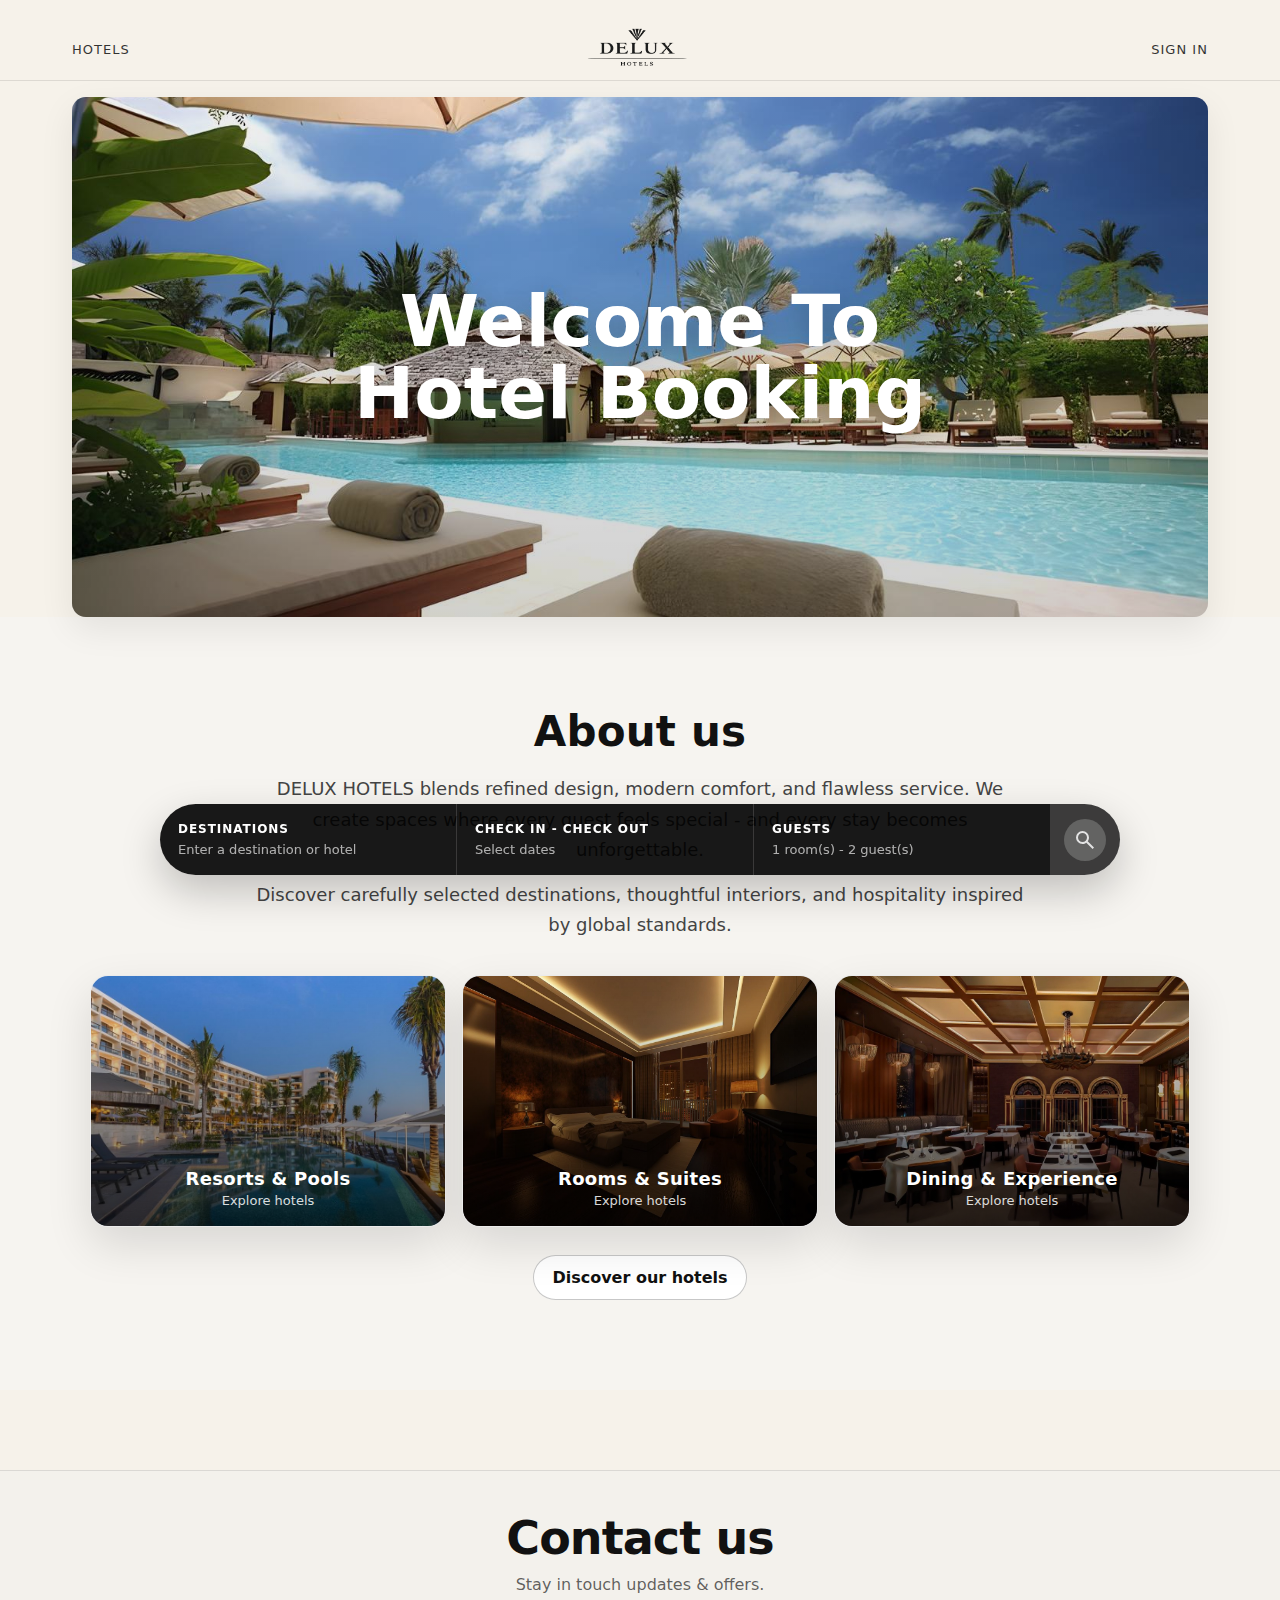
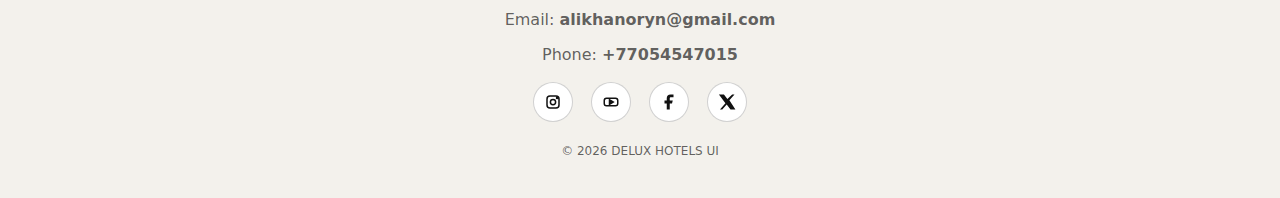
<file: src/public/profile.html>
<!doctype html>
<html lang="en">
<head>
  <meta charset="utf-8"/>
  <meta name="viewport" content="width=device-width,initial-scale=1"/>
  <title>Profile - DELUX</title>
  <link rel="stylesheet" href="./styles.css"/>
  <style>
    .profile-page{display:grid;gap:16px}
    .profile-page .card{
      border-radius:24px;
      border:1px solid rgba(0,0,0,.08);
      box-shadow:0 20px 40px rgba(0,0,0,.05);
      background:linear-gradient(180deg,#ffffff 0%, #fbfaf7 100%);
    }
    .section-head{display:flex;align-items:end;justify-content:space-between;gap:10px}
    .section-hint{color:#7b7b7b;font-size:13px}

    .user-grid{display:grid;grid-template-columns:repeat(auto-fit,minmax(220px,1fr));gap:10px;margin-top:14px}
    .info-card{padding:12px;border-radius:12px;background:#f7f5ef;border:1px solid rgba(0,0,0,.05)}
    .info-label{font-size:12px;color:#7b7b7b;text-transform:uppercase;letter-spacing:.05em}
    .info-value{margin-top:4px;font-weight:600;word-break:break-word}

    #bookingsBox{display:grid;gap:14px;margin-top:14px}
    .booking-card{
      border:1px solid rgba(0,0,0,.08);
      border-radius:16px;
      padding:16px;
      background:#fff;
      box-shadow:0 8px 20px rgba(0,0,0,.04);
    }
    .booking-top{display:flex;justify-content:space-between;align-items:flex-start;gap:12px}
    .booking-sub{margin-top:6px;color:#727272;font-size:14px}
    .status-pill{
      display:inline-flex;align-items:center;padding:6px 10px;border-radius:999px;
      font-size:12px;font-weight:700;letter-spacing:.04em;text-transform:uppercase;border:1px solid transparent
    }
    .status-pill.pending{background:#fff4db;color:#8f5f00;border-color:#f1d395}
    .status-pill.confirmed{background:#e9f8ee;color:#156a37;border-color:#b7e3c5}
    .status-pill.canceled{background:#f7ecec;color:#8b2f2f;border-color:#e3bdbd}

    .booking-grid{display:grid;grid-template-columns:repeat(auto-fit,minmax(170px,1fr));gap:10px;margin-top:14px}
    .muted-note{margin-top:12px;color:#767676;font-size:13px}
  </style>
</head>
<body>

<header class="navbar">
  <div class="navbar-inner">
    <div class="nav-left">
      <a class="nav-link" href="./index.html">Home</a>
      <a class="nav-link" href="./hotels.html">Hotels</a>
    </div>
    <div class="brand">
      <img class="brand-logo" src="./images/delux_l.png" alt="Delux Hotels">
    </div>
    <div class="nav-right">
      <a class="nav-link nav-user" href="./profile.html" style="display:none;">Profile</a>
      <a class="nav-link nav-user" href="./my-bookings.html" style="display:none;">My bookings</a>
      <a class="nav-link nav-admin" href="./admin-hotels.html" style="display:none;">Admin hotels</a>
      <a class="nav-link nav-admin" href="./admin-rooms.html" style="display:none;">Admin rooms</a>
      <button class="icon-btn nav-logout" style="display:none;" title="Logout">Logout</button>
    </div>
  </div>
</header>

<main class="container profile-page">
  <div class="card">
    <div class="section-head">
      <h1 class="h" style="margin:0">Profile</h1>
      <div class="section-hint">Account summary</div>
    </div>
    <div id="userBox" class="small" style="margin-top:12px">Loading profile...</div>
  </div>

  <div class="card">
    <div class="section-head">
      <h2 class="h" style="margin:0">My bookings</h2>
      <div class="section-hint">Latest reservations</div>
    </div>
    <div id="bookingsBox" class="small">Loading bookings...</div>
  </div>
</main>

<script src="./api.js"></script>
<script src="./nav-auth.js"></script>
<script>
  async function loadProfile(){
    try{
      const me = await api("/users/me");
      if (!me) throw new Error("Profile is empty");
      const box = document.getElementById("userBox");
      box.innerHTML = `
        <div class="user-grid">
          <div class="info-card">
            <div class="info-label">Name</div>
            <div class="info-value">${me.fullName || "-"}</div>
          </div>
          <div class="info-card">
            <div class="info-label">Email</div>
            <div class="info-value">${me.email || "-"}</div>
          </div>
          <div class="info-card">
            <div class="info-label">Role</div>
            <div class="info-value">${me.role || "-"}</div>
          </div>
        </div>
      `;
    } catch(err){
      document.getElementById("userBox").innerHTML = "<div class='alert'>" + (err.message || "Failed to load profile") + "</div>";
    }
  }

  async function loadBookings(){
    try{
      const list = await api("/api/bookings/my");
      const box = document.getElementById("bookingsBox");
      if (!Array.isArray(list) || list.length === 0){
        box.innerHTML = "<p class='muted-note'>No bookings yet.</p>";
        return;
      }

      box.innerHTML = list.map((b) => {
        const room = b.roomId || {};
        const hotel = room.hotelId || {};
        const inD = b.checkIn ? new Date(b.checkIn).toLocaleDateString("en-US", { weekday: "short", month: "short", day: "2-digit", year: "numeric" }) : "-";
        const outD = b.checkOut ? new Date(b.checkOut).toLocaleDateString("en-US", { weekday: "short", month: "short", day: "2-digit", year: "numeric" }) : "-";
        const status = (b.status || "UNKNOWN").toUpperCase();
        const statusClass = status.toLowerCase();

        return `
          <div class="booking-card">
            <div class="booking-top">
              <div>
                <h3>${hotel.name || "Hotel"} (${hotel.city || "-"})</h3>
                <div class="booking-sub">Reservation #${b._id ? String(b._id).slice(-6).toUpperCase() : "-"}</div>
              </div>
              <div class="status-pill ${statusClass}">${status}</div>
            </div>

            <div class="booking-grid">
              <div class="info-card">
                <div class="info-label">Room</div>
                <div class="info-value">${room.roomNumber || "-"} (${room.type || "-"})</div>
              </div>
              <div class="info-card">
                <div class="info-label">Dates</div>
                <div class="info-value">${inD} &rarr; ${outD}</div>
              </div>
              <div class="info-card">
                <div class="info-label">Total</div>
                <div class="info-value">${(b.totalPrice ?? 0).toLocaleString("en-US")} KZT</div>
              </div>
            </div>
          </div>
        `;
      }).join("");
    } catch(err){
      document.getElementById("bookingsBox").innerHTML = "<div class='alert'>" + (err.message || "Failed to load bookings") + "</div>";
    }
  }

  (async function init(){
    const token = sessionStorage.getItem("token");
    if (!token){
      location.href = "./index.html";
      return;
    }
    await loadProfile();
    await loadBookings();
  })();
</script>

</body>
</html>
</file>
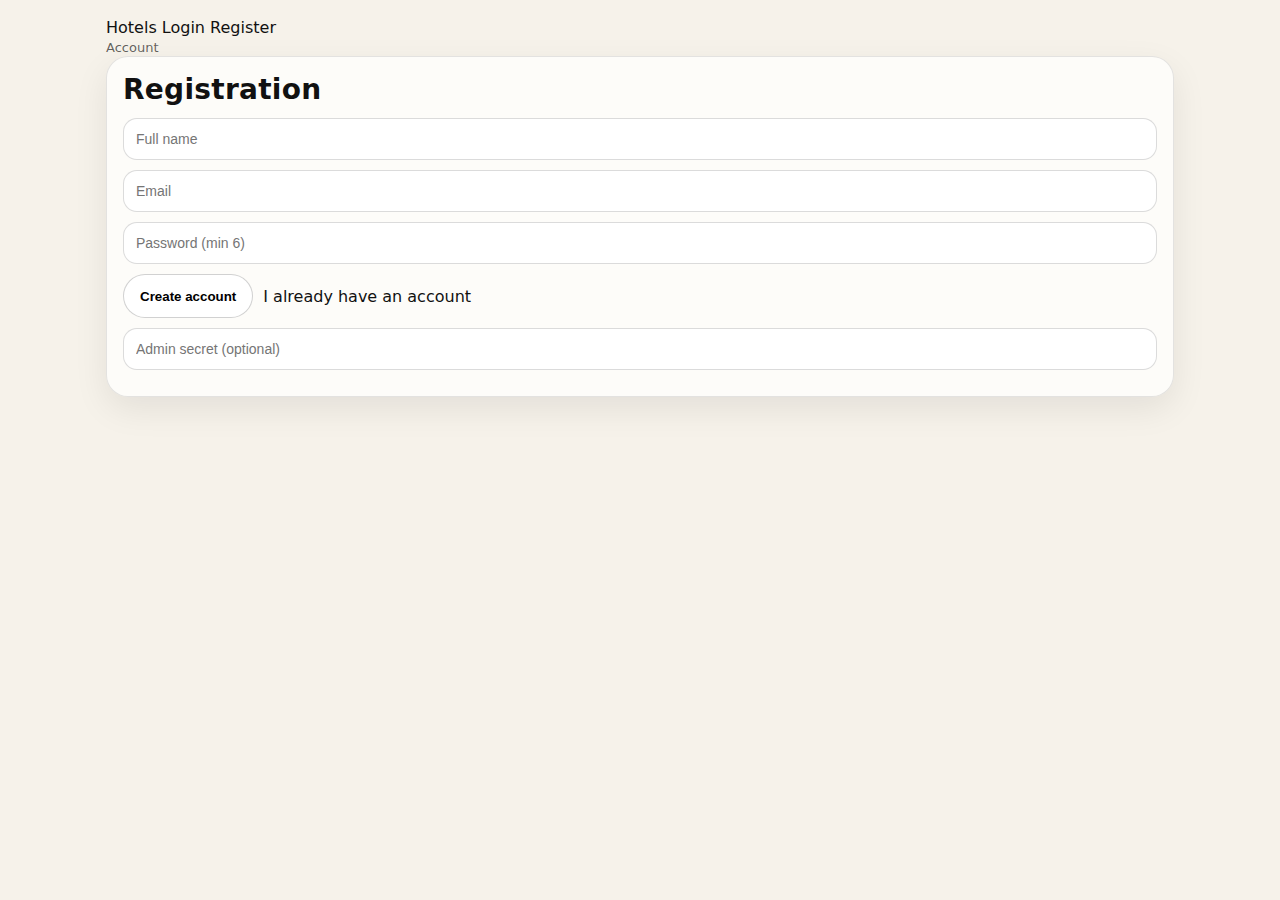
<file: src/public/register.html>
<!doctype html>
<html lang="ru">
<head>
  <meta charset="utf-8"/>
  <meta name="viewport" content="width=device-width,initial-scale=1"/>
  <title>Register</title>
  <link rel="stylesheet" href="./styles.css"/>
</head>
<body>

<div class="container">
  <div class="topbar">
    <div class="nav">
      <a class="badge" href="./index.html">Hotels</a>
      <a class="badge nav-user" href="./my-bookings.html" style="display:none;">My bookings</a>

      <a class="badge nav-guest" href="./login.html">Login</a>
      <a class="badge nav-guest" href="./register.html">Register</a>

      <button class="badge nav-logout" style="display:none;">Logout</button>
    </div>
    <span class="small">Account</span>
  </div>

  <div class="card">
    <h1 class="h">Registration</h1>
    <div id="error"></div>

    <form id="form" class="grid">
      <input id="fullName" type="text" placeholder="Full name" required/>
      <input id="email" type="email" placeholder="Email" required/>
      <input id="password" type="password" placeholder="Password (min 6)" minlength="6" required/>

      <div class="row">
        <button type="submit">Create account</button>
        <a class="badge" href="./login.html">I already have an account</a>
      </div>

      <input id="adminSecret" type="text" placeholder="Admin secret (optional)"/>

      <div class="small" id="result"></div>
    </form>
  </div>
</div>

<div id="toast" class="toast hidden"></div>

<script src="./api.js"></script>
<script src="./nav-auth.js"></script>
<script>
async function register() {
  const fullName = document.getElementById("fullName").value.trim();
  const email = document.getElementById("email").value.trim();
  const password = document.getElementById("password").value;
  const adminSecretInput = document.getElementById("adminSecret");
  const result = document.getElementById("result");

  const adminSecret = adminSecretInput ? adminSecretInput.value.trim() : "";

  result.innerText = "";

  try {
    if (!fullName || !email || !password) {
      throw new Error("Fill full name, email and password");
    }

    const isAdmin = adminSecret.length > 0;

    const path = isAdmin ? "/auth/register-admin" : "/auth/register";

    const body = isAdmin
      ? { fullName, email, password, adminSecret }
      : { fullName, email, password };

    const data = await api(path, { method: "POST", body });

    if (data?.token) {
      sessionStorage.setItem("token", data.token);
      result.innerText = "Account created ✅ Redirecting...";
      setTimeout(() => location.href = "./index.html", 600);
      return;
    }

    result.innerText = data?.message || "Registered, but token not returned.";
  } catch (e) {
    result.innerText = e.message;
  }
}

document.getElementById("form").addEventListener("submit", async (e) => {
  e.preventDefault();
  await register();
});
</script>

</body>
</html>
</file>
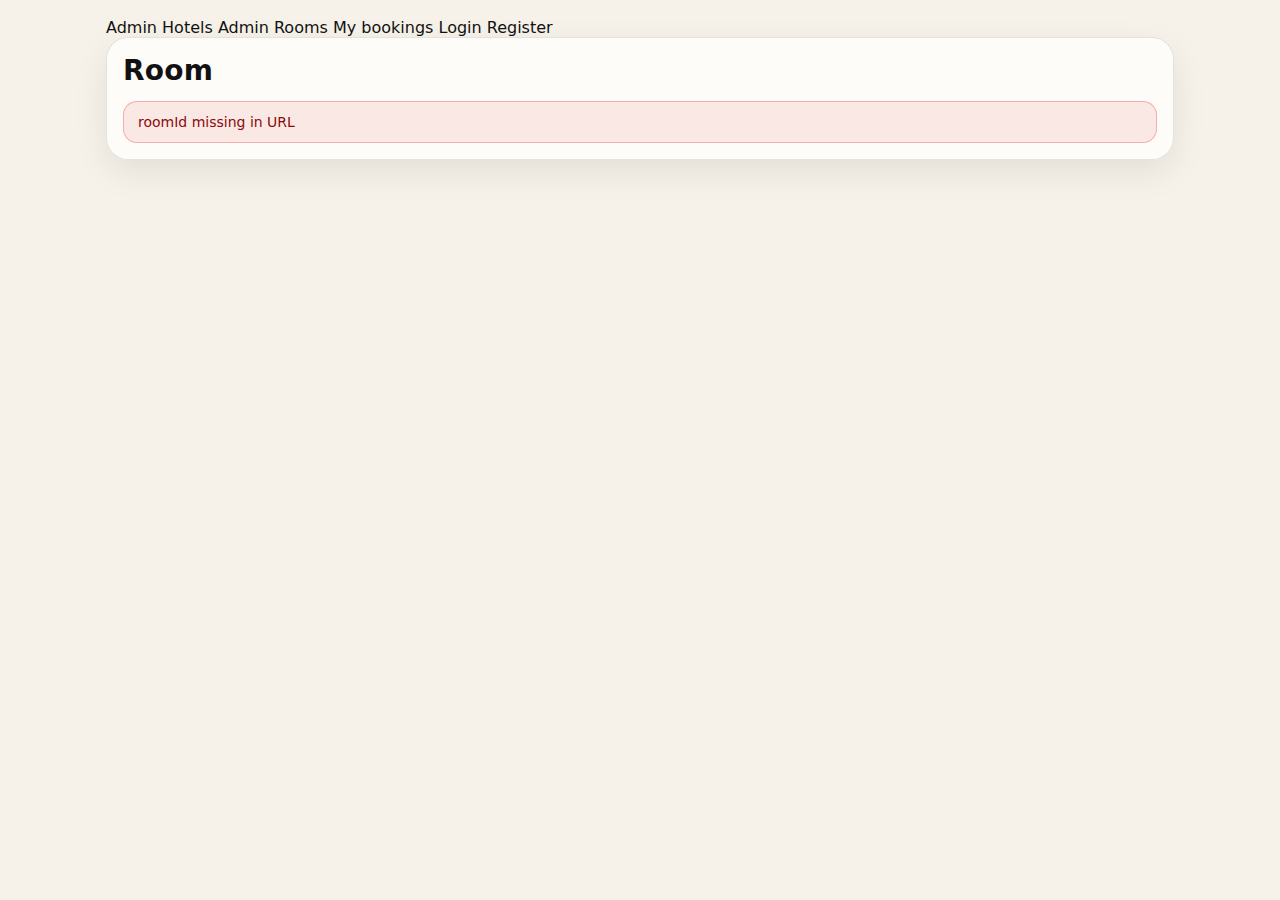
<file: src/public/room.html>
<!doctype html>
<html lang="ru">
<head>
  <meta charset="utf-8"/>
  <meta name="viewport" content="width=device-width,initial-scale=1"/>
  <title>Room Details</title>
  <link rel="stylesheet" href="./styles.css"/>
</head>
<body>
<div class="container">
  <div class="topbar">
   <div class="nav">
<a class="badge nav-admin" href="./admin-hotels.html">Admin Hotels</a>
<a class="badge nav-admin" href="./admin-rooms.html">Admin Rooms</a>
<a class="badge nav-user"  href="./my-bookings.html">My bookings</a>

<a class="badge nav-guest" href="./login.html">Login</a>
<a class="badge nav-guest" href="./register.html">Register</a>

<button class="badge nav-logout" style="display:none;">Logout</button>

</div>
    <span class="small" id="hotelName"></span>
  </div>

  <div class="card">
    <h1 class="h">Room</h1>
    <div id="error"></div>
    <div id="content"></div>
  </div>
</div>

<script src="./api.js"></script>
<script>
const params = new URLSearchParams(location.search);
const roomId = params.get("roomId");

const errorEl = document.getElementById("error");
const contentEl = document.getElementById("content");
const hotelNameEl = document.getElementById("hotelName");

function escapeHtml(s) {
  return String(s).replace(/[&<>"']/g, (m) => ({
    "&": "&amp;",
    "<": "&lt;",
    ">": "&gt;",
    '"': "&quot;",
    "'": "&#039;"
  }[m]));
}

function showError(msg) {
  errorEl.innerHTML = msg ? `<div class="alert">${msg}</div>` : "";
}

if (!roomId) {
  showError("roomId missing in URL");
} else {
  load();
}

async function load() {
  try {
    showError("");

    const room = await api("/api/rooms/" + encodeURIComponent(roomId));

    const hotels = await api("/api/hotels");

    const hotel = hotels.find(h => h._id === room.hotelId);

    hotelNameEl.textContent = hotel
      ? `${hotel.name} • ${hotel.city}`
      : "";

    contentEl.innerHTML = `
      <div class="grid">
        <div class="card">
          <div><b>Room Number:</b> ${escapeHtml(room.roomNumber)}</div>
          <div><b>Type:</b> ${escapeHtml(room.type)}</div>
          <div><b>Price:</b> $${room.pricePerNight}/night</div>
          <div><b>Status:</b> ${room.isActive ? "Active" : "Inactive"}</div>

          <div class="hr"></div>
          <div><b>Amenities:</b></div>
          <div class="pills">
            ${(room.amenities || [])
              .map(a => `<span class="pill">${escapeHtml(a)}</span>`)
              .join("") || `<span class="small">—</span>`}
          </div>

          ${
            hotel
              ? `<div class="hr"></div>
                 <a href="./hotel.html?hotelId=${hotel._id}">
                    <button class="secondary">Back to hotel</button>
                 </a>`
              : ""
          }
        </div>
      </div>
    `;

  } catch (e) {
    showError(e.message);
  }
}
</script>
</file>
<file: src/public/styles.css>
:root{
  --bg: #f7f5f1;
  --text: #0b0b0b;
  --muted: #6e6e6e;
  --line: rgba(0,0,0,.12);
  --card: #ffffff;
  --shadow: 0 18px 50px rgba(0,0,0,.12);

  --black: #0b0b0b;
  --pill: rgba(255,255,255,.92);
  --pillLine: rgba(255,255,255,.22);
}

*{ box-sizing:border-box; }

body{
  margin:0;
  background: var(--bg);
  color: var(--text);
  padding-bottom: 100px;
  font-family: system-ui, -apple-system, Segoe UI, Roboto, Arial, sans-serif;
}

a{ color:inherit; text-decoration:none; }

.container{
  max-width: 1180px;
  margin: 0 auto;
  padding: 18px 22px;
}

.navbar{
  background: var(--bg);
  position: sticky;
  top: 0;
  z-index: 30;
  border-bottom: 1px solid var(--line);
}

.navbar-inner{
  position: relative;
  display:flex;
  align-items:center;
  justify-content:space-between;
  gap: 12px;
  padding: 8px 22px;
  height: 80px;
  max-width:1180px;
  margin: 0 auto;
}


.nav-left, .nav-right{
  display:flex;
  align-items:center;
  gap: 18px;
}

.nav-link{
  font-size: 13px;
  letter-spacing: .08em;
  text-transform: uppercase;
  color: var(--text);
  opacity: .85;
}
.nav-link:hover{ opacity: 1; }

.brand{
  position:absolute;
  left:50%;
  transform: translateX(-50%);
  text-align:center;
  line-height:1;
  user-select:none;
}
.brand-logo{
  height: 80px;
  font-family: Georgia, 'Times New Roman', serif;
  letter-spacing: .35em;
  font-size: 26px;
}
.brand .sub{
  font-size: 11px;
  letter-spacing: .25em;
  opacity: .65;
  margin-top: 6px;
}

.icon-btn{
  width: 38px;
  height: 38px;
  border-radius: 999px;
  border: 1px solid var(--line);
  background: transparent;
  display:flex;
  align-items:center;
  justify-content:center;
  cursor:pointer;
}
.icon-btn:hover{ filter: brightness(.97); }
.nav-logout.icon-btn{
  width: 42px;
  height: 42px;
  border-color: rgba(0,0,0,.16);
  background: rgba(255,255,255,.72);
  color: #1f2b2a;
  box-shadow: 0 4px 10px rgba(0,0,0,.06);
}
.nav-logout.icon-btn svg{
  width: 19px;
  height: 19px;
  display: block;
}

/* Stable navbar layout (no logo overlap) */
.navbar-inner{
  display: grid;
  grid-template-columns: 1fr auto 1fr;
  align-items: center;
}
.brand{
  position: static;
  left: auto;
  transform: none;
  justify-self: center;
}
.nav-right{
  justify-content: flex-end;
}

/* ====== Hero ====== */
.hero{
  max-width: 1180px;
  margin: 16px auto 0;
  padding: 0 22px;
}

.hero-card{
  position: relative;
  border-radius: 14px;
  overflow: hidden;
  min-height: 520px;
  background: #ddd;
  box-shadow: var(--shadow);
}

.hero-card img{
  width:100%;
  height: 520px;
  object-fit: cover;
  display:block;
}

.hero-overlay{
  position:absolute;
  inset:0;
  display:flex;
  align-items:center;
  justify-content:center;
  text-align:center;
  padding: 24px;
  background: linear-gradient(180deg, rgba(0,0,0,.06), rgba(0,0,0,.18));
}

.hero-title{
  color: #fff;
  font-weight: 700;
  font-size: 72px;
  line-height: 1.0;
  text-shadow: 0 10px 30px rgba(0,0,0,.25);
}
.hero-title span{ display:block; }

@media (max-width: 820px){
  .hero-card img{ height: 420px; }
  .hero-card{ min-height: 420px; }
  .hero-title{ font-size: 46px; }
}


/* ====== Fixed Search Bar (always visible) ====== */
.search-wrap{
  position: fixed;     /* ✅ вместо sticky */
  left: 0;
  right: 0;
  bottom: 15px;
  z-index: 55;         /* выше контента */
  pointer-events: none; /* чтобы клики шли только по бару */
}

.search-bar{
  max-width: 980px;
  margin: 0 auto;
  padding: 10px;
  pointer-events: auto; /* клики возвращаем */
}



.search-pill{
  background: rgba(0,0,0,.90);
  color: #fff;
  border-radius: 999px;
  display:flex;
  align-items: stretch;
  overflow: hidden;
  box-shadow: 0 16px 40px rgba(0,0,0,.22);
}

.segment{
  flex: 1;
  padding: 18px 18px;
  min-width: 0;
  cursor: pointer;
}
.segment + .segment{
  border-left: 1px solid rgba(255,255,255,.14);
}

.seg-title{
  font-size: 12px;
  letter-spacing: .08em;
  text-transform: uppercase;
  font-weight: 700;
}
.seg-sub{
  margin-top: 6px;
  font-size: 13px;
  opacity: .65;
  white-space: nowrap;
  overflow: hidden;
  text-overflow: ellipsis;
}

.search-btn{
  width: 70px;
  background: rgba(255,255,255,.15);
  display:flex;
  align-items:center;
  justify-content:center;
  cursor:pointer;
}
.search-btn:hover{ background: rgba(255,255,255,.20); }

.search-btn .circle{
  width: 42px;
  height: 42px;
  border-radius: 999px;
  background: rgba(255,255,255,.20);
  display:flex;
  align-items:center;
  justify-content:center;
}
.search-btn .circle svg{
  width: 24px;
  height: 24px;
  display: block;
}

/* ====== Modal ====== */
.modal{
  position: fixed;
  inset: 0;
  display: none;
  z-index: 60;
  background: rgba(0,0,0,.45);
  align-items:center;
  justify-content:center;
  padding: 18px;
}
.modal.open{ display:flex; }

.modal-card{
  width: min(920px, 100%);
  background: var(--card);
  border-radius: 12px;
  box-shadow: var(--shadow);
  overflow: hidden;
  border: 1px solid var(--line);
}

.modal-head{
  display:flex;
  align-items:center;
  justify-content:space-between;
  padding: 14px 16px;
  border-bottom: 1px solid var(--line);
}
.modal-head b{ font-size: 15px; }
.modal-close{
  border: 1px solid var(--line);
  background: transparent;
  border-radius: 999px;
  width: 34px;
  height: 34px;
  cursor:pointer;
}

.modal-body{ padding: 16px; }

/* ====== Calendar ====== */
.cal-grid{
  display:grid;
  grid-template-columns: 1fr 1fr;
  gap: 18px;
}
@media (max-width: 820px){
  .cal-grid{ grid-template-columns: 1fr; }
}

.cal{
  border-right: 1px solid var(--line);
  padding-right: 18px;
}
.cal:last-child{
  border-right: none;
  padding-right: 0;
}

.cal-title{
  display:flex;
  align-items:center;
  justify-content:space-between;
  font-weight: 700;
  font-size: 18px;
  margin-bottom: 10px;
}
.cal-table{
  width:100%;
  border-collapse: collapse;
}
.cal-table th{
  text-align:left;
  font-size: 12px;
  color: var(--muted);
  padding: 10px 6px;
}
.cal-table td{
  padding: 8px 6px;
  font-weight: 600;
  cursor:pointer;
  border-radius: 999px;
}
.cal-table td:hover{ background: rgba(0,0,0,.06); }
.cal-table td.disabled{ opacity: .35; cursor: not-allowed; }
.cal-table td.sel{ outline: 2px solid rgba(0,0,0,.35); }

/* days that already have bookings (rooms page calendar) */
.cal-table td.has-bookings{
  box-shadow: inset 0 -2px 0 #c71f1f;
}

/* ====== Guests ====== */
.guests{
  border: 1px solid var(--line);
  border-radius: 10px;
  overflow:hidden;
}
.g-row{
  display:flex;
  align-items:center;
  justify-content:space-between;
  padding: 14px 16px;
  background: #fff;
}
.g-row + .g-row{ border-top: 1px solid var(--line); }

.counter{
  display:flex;
  align-items:center;
  gap: 10px;
}
.c-btn{
  width: 34px;
  height: 34px;
  border-radius: 999px;
  border: 1px solid var(--line);
  background: transparent;
  cursor:pointer;
  font-weight: 700;
}
.c-btn:disabled{ opacity: .35; cursor: not-allowed; }

/* ====== Footer like real site ====== */
.footer{
  margin-top: 80px;
  padding: 40px 22px;
  text-align:center;
  border-top: 1px solid var(--line);
  background: #f3f1ec;
}

.footer h2{
  margin: 0 0 10px;
  font-size: 46px;
  font-weight: 750;
  letter-spacing: -.02em;
}
.footer p{
  margin: 0 0 16px;
  color: var(--muted);
  font-size: 16px;
}

.footer .btn{
  margin-top: 12px;
  border: 1px solid rgba(0,0,0,.22);
  background: #fff;
  border-radius: 999px;
  padding: 12px 22px;
  font-weight: 700;
  cursor:pointer;
}
.footer .btn:hover{ filter: brightness(.98); }

.socials{
  margin-top: 18px;
  display:flex;
  align-items:center;
  justify-content:center;
  gap: 18px;
}
.socials a{
  width: 40px;
  height: 40px;
  border-radius: 999px;
  border: 1px solid rgba(0,0,0,.18);
  display:flex;
  align-items:center;
  justify-content:center;
  background:#fff;
}
.socials a:hover{ filter: brightness(.97); }
.socials svg{ width: 18px; height: 18px; }

.copy{
  margin-top: 22px;
  font-size: 12px;
  color: var(--muted);
}


.hero-overlay-light{
  background: rgba(255,255,255,.55); /* светлая подложка как премиум */
}

.hero-logo{
  max-width: 720px;
  width: 85%;
  height: auto;
  filter: drop-shadow(0 10px 22px rgba(0,0,0,.18));
}


/* ===== ABOUT SECTION ===== */
.about-wrap{
  background: #f6f4f0;     /* как у тебя светлый фон */
  padding: 90px 18px;
}

.about-inner{
  max-width: 1100px;
  margin: 0 auto;
  text-align: center;
}

.about-title{
  font-size: 42px;
  font-weight: 700;
  letter-spacing: .2px;
  margin: 0 0 18px;
  color: #111;
}

.about-text{
  max-width: 780px;
  margin: 0 auto 14px;
  font-size: 18px;
  line-height: 1.7;
  color: #444;
}

.about-grid{
  margin-top: 34px;
  display: grid;
  grid-template-columns: repeat(3, 1fr);
  gap: 16px;
}

@media (max-width: 900px){
  .about-grid{ grid-template-columns: 1fr; }
}

.about-card{
  position: relative;
  display: block;
  border-radius: 18px;
  overflow: hidden;
  border: 1px solid rgba(0,0,0,.08);
  background: #fff;
  text-decoration: none;
  box-shadow: 0 18px 45px rgba(0,0,0,.12);
  transform: translateY(0);
  transition: transform .25s ease, box-shadow .25s ease;
}

.about-card:hover{
  transform: translateY(-4px);
  box-shadow: 0 22px 55px rgba(0,0,0,.18);
}

.about-card img{
  width: 100%;
  height: 250px;
  object-fit: cover;
  display: block;
  filter: saturate(1.05);
  transition: transform .35s ease;
}

.about-card:hover img{
  transform: scale(1.05);
}

.about-card-overlay{
  position: absolute;
  inset: 0;
  display: flex;
  flex-direction: column;
  justify-content: flex-end;
  padding: 18px;
  background: linear-gradient(to top, rgba(0,0,0,.60), rgba(0,0,0,0));
}

.about-card-title{
  font-size: 18px;
  font-weight: 700;
  color: #fff;
  letter-spacing: .3px;
}

.about-card-sub{
  margin-top: 4px;
  font-size: 13px;
  color: rgba(255,255,255,.85);
}

.about-cta{
  margin-top: 28px;
}

.about-btn{
  display: inline-block;
  padding: 12px 18px;
  border-radius: 999px;
  border: 1px solid rgba(0,0,0,.22);
  background: #fff;
  color: #111;
  font-weight: 600;
  text-decoration: none;
  transition: transform .18s ease, filter .18s ease;
}

.about-btn:hover{
  filter: brightness(1.03);
  transform: translateY(-1px);
}

 /* ===== PAGE WRAP ===== */
    .page{
      max-width: 1100px;
      margin: 0 auto;
      padding: 30px 18px 90px;
    }
    .page-head{
      text-align:center;
      padding: 30px 10px 10px;
    }
    .page-head h1{
      margin:0;
      font-size:42px;
      color:#111;
    }
    .page-head p{
      margin:10px 0 0;
      color:#444;
      font-size:16px;
    }

    /* ===== CAROUSEL ===== */
    .carousel{
      margin-top: 28px;
      background: rgba(255,255,255,.6);
      border: 1px solid rgba(0,0,0,.08);
      border-radius: 22px;
      overflow: hidden;
      box-shadow: 0 18px 45px rgba(0,0,0,.12);
    }

    .carousel-stage{
      position: relative;
      height: 520px;
      background:#eee;
    }

    @media (max-width: 900px){
      .carousel-stage{ height: 360px; }
      .page-head h1{ font-size:34px; }
    }

    .slide{
      position:absolute;
      inset:0;
      opacity:0;
      pointer-events:none;
      transition: opacity .35s ease;
    }

    .slide.active{
      opacity:1;
      pointer-events:auto;
    }

    .slide a{
      display:block;
      width:100%;
      height:100%;
    }

    .slide img{
      width:100%;
      height:100%;
      object-fit:cover;
      display:block;
      transform: scale(1.02);
    }

    /* subtle overlay like premium sites */
    .slide::after{
      content:"";
      position:absolute;
      inset:0;
      background: linear-gradient(to top, rgba(0,0,0,.50), rgba(0,0,0,0) 55%);
      pointer-events:none;
    }

    /* arrows */
    .car-btn{
      position:absolute;
      top:50%;
      transform: translateY(-50%);
      width:46px;
      height:46px;
      border-radius: 999px;
      border: 1px solid rgba(255,255,255,.35);
      background: rgba(0,0,0,.35);
      color:#fff;
      display:flex;
      align-items:center;
      justify-content:center;
      cursor:pointer;
      user-select:none;
      backdrop-filter: blur(6px);
    }
    .car-btn:hover{ filter: brightness(1.08); }
    .car-btn:active{ transform: translateY(-50%) scale(.98); }
    .car-prev{ left:16px; }
    .car-next{ right:16px; }

    /* dots */
    .dots{
      position:absolute;
      left:50%;
      bottom:14px;
      transform: translateX(-50%);
      display:flex;
      gap:8px;
      padding:8px 10px;
      border-radius: 999px;
      background: rgba(0,0,0,.28);
      backdrop-filter: blur(6px);
      border: 1px solid rgba(255,255,255,.15);
    }
    .dot{
      width:9px;
      height:9px;
      border-radius:999px;
      background: rgba(255,255,255,.55);
      cursor:pointer;
    }
    .dot.active{ background:#fff; }

    /* ===== INFO BELOW (changes with slide) ===== */
    .hotel-info{
      padding: 18px 18px 22px;
      background: #fff;
    }

    .hotel-title{
      margin:0;
      font-size:24px;
      color:#111;
      letter-spacing:.2px;
    }
    .hotel-meta{
      margin-top:6px;
      color:#666;
      font-size:14px;
    }
    .hotel-desc{
      margin-top:12px;
      color:#444;
      line-height:1.7;
      font-size:16px;
      max-width: 900px;
    }

    .hotel-actions{
      margin-top:16px;
      display:flex;
      gap:10px;
      flex-wrap:wrap;
      align-items:center;
      justify-content: space-between;
    }

    .hotel-actions .left{
      display:flex;
      gap:10px;
      flex-wrap:wrap;
    }

    .btn-pill{
      display:inline-block;
      padding: 10px 14px;
      border-radius: 999px;
      border: 1px solid rgba(0,0,0,.18);
      background:#fff;
      color:#111;
      text-decoration:none;
      font-weight:600;
      font-size:13px;
      cursor:pointer;
    }
    .btn-pill.primary{
      background:#111;
      color:#fff;
      border-color:#111;
    }

    .small-note{
      color:#777;
      font-size:12px;
    }

    /* ===== THUMB ROW (optional mini previews) ===== */
    .thumbs{
      display:grid;
      grid-template-columns: repeat(6, 1fr);
      gap:10px;
      padding: 14px 18px 18px;
      background:#fff;
      border-top: 1px solid rgba(0,0,0,.08);
    }
    .thumb{
      border-radius: 14px;
      overflow:hidden;
      border: 1px solid rgba(0,0,0,.10);
      cursor:pointer;
      opacity:.85;
      transition: opacity .2s ease, transform .2s ease;
      height: 78px;
      background:#eee;
    }
    .thumb:hover{ opacity:1; transform: translateY(-2px); }
    .thumb.active{ opacity:1; outline: 2px solid rgba(0,0,0,.18); }
    .thumb img{
      width:100%;
      height:100%;
      object-fit: cover;
      display:block;
    }

    @media (max-width: 900px){
      .thumbs{ grid-template-columns: repeat(3, 1fr); }
      .thumb{ height: 74px; }
    }

    /* ===== Toast ===== */
.toast{
  position: fixed;
  right: 18px;
  bottom: 18px;
  z-index: 9999;

  max-width: 360px;
  padding: 12px 14px;
  border-radius: 12px;

  background: #111;
  color: #fff;
  font-size: 14px;
  line-height: 1.35;

  box-shadow: 0 12px 30px rgba(0,0,0,.18);
  border: 1px solid rgba(255,255,255,.12);
}
.toast.hidden{ display:none; }

.toast.success{ background:#0f172a; }
.toast.error{ background:#111; }
:root{
  --bg: #f6f2ea;
  --text: #111;
  --muted: rgba(0,0,0,.62);
  --line: rgba(0,0,0,.10);
  --card: rgba(255,255,255,.72);
  --shadow: 0 12px 34px rgba(0,0,0,.08);
}

html, body{
  margin:0;
  padding:0;
}

body{
  background: var(--bg);
  color: var(--text);
}



.container{
  max-width: 1100px;
  margin: 0 auto;
  padding: 18px 16px 80px;
}

.card{
  background: var(--card);
  border: 1px solid var(--line);
  border-radius: 22px;
  box-shadow: var(--shadow);
  padding: 16px;
}

.h{
  margin: 0 0 12px;
  font-size: 28px;
  letter-spacing: .01em;
}

.small{
  font-size: 13px;
  color: var(--muted);
}
.hr{
  height:1px;
  background: var(--line);
  margin: 14px 0;
}

.row{
  display:flex;
  gap:10px;
  align-items:center;
  flex-wrap: wrap;
}
.grid{
  display:grid;
  gap:10px;
}
.grid2{
  display:grid;
  grid-template-columns: 1fr 1fr;
  gap: 14px;
}
@media (max-width: 900px){
  .grid2{ grid-template-columns: 1fr; }
}

.alert{
  padding: 10px 12px;
  border-radius: 14px;
  border: 1px solid rgba(220,0,0,.22);
  background: rgba(220,0,0,.06);
  color: #7a1010;
  font-size: 14px;
}
input, textarea, select{
  width: 100%;
  box-sizing: border-box;

  padding: 12px 12px;
  border-radius: 14px;
  border: 1px solid rgba(0,0,0,.14);
  background:#fff;

  font-size: 14px;
  outline: none;
}

textarea{ min-height: 110px; resize: vertical; }

input:focus, textarea:focus, select:focus{
  border-color: rgba(0,0,0,.25);
  box-shadow: 0 0 0 4px rgba(0,0,0,.06);
}

button{
  height: 44px;
  padding: 0 16px;
  border-radius: 999px;
  border: 1px solid rgba(0,0,0,.18);
  background: #fff;
  font-weight: 800;
  cursor: pointer;
}

button:hover{ filter: brightness(.98); }

button.secondary{
  background: rgba(255,255,255,.8);
}

button.danger{
  background: rgba(220,0,0,.06);
  border-color: rgba(220,0,0,.25);
  color: #7a1010;
}
/* ===== AUTH PAGES ===== */
.auth-page{
  min-height: calc(100vh - 84px);
  display:flex;
  align-items:flex-start;
  justify-content:center;
  padding: 26px 16px 80px;
  background: var(--bg, #f6f2ea);
}

.auth-card{
  width: min(980px, 100%);
  background: rgba(255,255,255,.82);
  border: 1px solid rgba(0,0,0,.10);
  border-radius: 26px;
  box-shadow: 0 18px 55px rgba(0,0,0,.10);
  padding: 22px 22px 18px;
}

.auth-title{
  font-size: 34px;
  font-weight: 800;
  letter-spacing: .01em;
}

.auth-sub{
  margin-top: 6px;
  color: rgba(0,0,0,.62);
  font-size: 14px;
}

.auth-form{
  margin-top: 14px;
  display:grid;
  gap: 12px;
}

.auth-form input{
  width: 100%;
  padding: 14px 14px;
  border-radius: 14px;
  border: 1px solid rgba(0,0,0,.14);
  background: #fff;
  outline:none;
  font-size: 14px;
}

.auth-form input:focus{
  border-color: rgba(0,0,0,.28);
  box-shadow: 0 0 0 4px rgba(0,0,0,.06);
}

.auth-actions{
  display:flex;
  align-items:center;
  gap: 14px;
  flex-wrap:wrap;
  margin-top: 6px;
}

.btn-link{
  color: rgba(0,0,0,.75);
  text-decoration:none;
  font-size: 14px;
}
.btn-link:hover{ text-decoration: underline; }

/* alerts */
.alert{
  margin-top: 14px;
  padding: 12px 14px;
  border-radius: 14px;
  border: 1px solid rgba(220,0,0,.25);
  background: rgba(220,0,0,.08);
  color: #8a0b0b;
  font-size: 14px;
}
.hidden{ display:none; }

/* ===== Responsive polish (global) ===== */
button,
.icon-btn,
.btn-pill,
.booking-btn{
  min-height: 42px;
}

@media (max-width: 980px){
  .container{
    padding: 14px 14px 72px;
  }

  .card{
    border-radius: 16px;
    padding: 14px;
  }

  .h{
    font-size: 24px;
  }

  .navbar-inner{
    height: auto;
    min-height: 76px;
    padding: 10px 14px;
    gap: 8px;
    flex-wrap: wrap;
  }

  .brand{
    position: static;
    transform: none;
    width: 100%;
    order: -1;
    display: flex;
    justify-content: center;
    align-items: center;
  }

  .brand-logo{
    height: 58px;
  }

  .nav-left,
  .nav-right{
    gap: 10px;
    flex-wrap: wrap;
  }

  .nav-right{
    margin-left: auto;
  }

  .nav-link{
    font-size: 12px;
    letter-spacing: .05em;
  }
}

@media (max-width: 820px){
  .hero-card{
    min-height: 360px;
  }

  .hero-card img{
    height: 360px;
  }

  .hero-title{
    font-size: 40px;
    line-height: 1.05;
  }

  .search-wrap{
    position: static;
    left: auto;
    right: auto;
    bottom: auto;
    margin-top: 10px;
    pointer-events: auto;
  }

  .search-bar{
    padding: 0;
  }

  .search-pill{
    width: 100%;
    border-radius: 18px;
    display: grid;
    grid-template-columns: 1fr;
  }

  .segment{
    padding: 12px 14px;
  }

  .segment + .segment{
    border-left: none;
    border-top: 1px solid rgba(255,255,255,.14);
  }

  .search-btn{
    width: 100%;
    padding: 10px 0;
    border-top: 1px solid rgba(255,255,255,.14);
  }

  .footer h2{
    font-size: 34px;
  }
}

@media (max-width: 620px){
  body{
    padding-bottom: 24px;
  }

  .navbar-inner{
    grid-template-columns: 1fr;
    justify-items: center;
    row-gap: 8px;
  }

  .brand-logo{
    height: 46px;
  }

  .nav-left,
  .nav-right{
    width: 100%;
    justify-content: center;
    gap: 8px;
  }

  .nav-link{
    font-size: 11px;
  }

  .carousel-stage{
    height: 300px;
  }

  .hero-card{
    min-height: 300px;
  }

  .hero-card img{
    height: 300px;
  }

  .hero-title{
    font-size: 32px;
  }

  .hotel-info{
    padding: 14px;
  }

  .hotel-title{
    font-size: 20px;
  }

  .thumbs{
    grid-template-columns: repeat(2, 1fr);
    padding: 10px 14px 14px;
  }

  .thumb{
    height: 66px;
  }

  .row{
    flex-direction: column;
    align-items: stretch;
  }

  .row > *{
    width: 100%;
  }

  button,
  .btn-pill,
  .booking-btn{
    width: 100%;
    justify-content: center;
  }

  .toast{
    left: 12px;
    right: 12px;
    bottom: 12px;
    max-width: none;
  }
}
</file>
